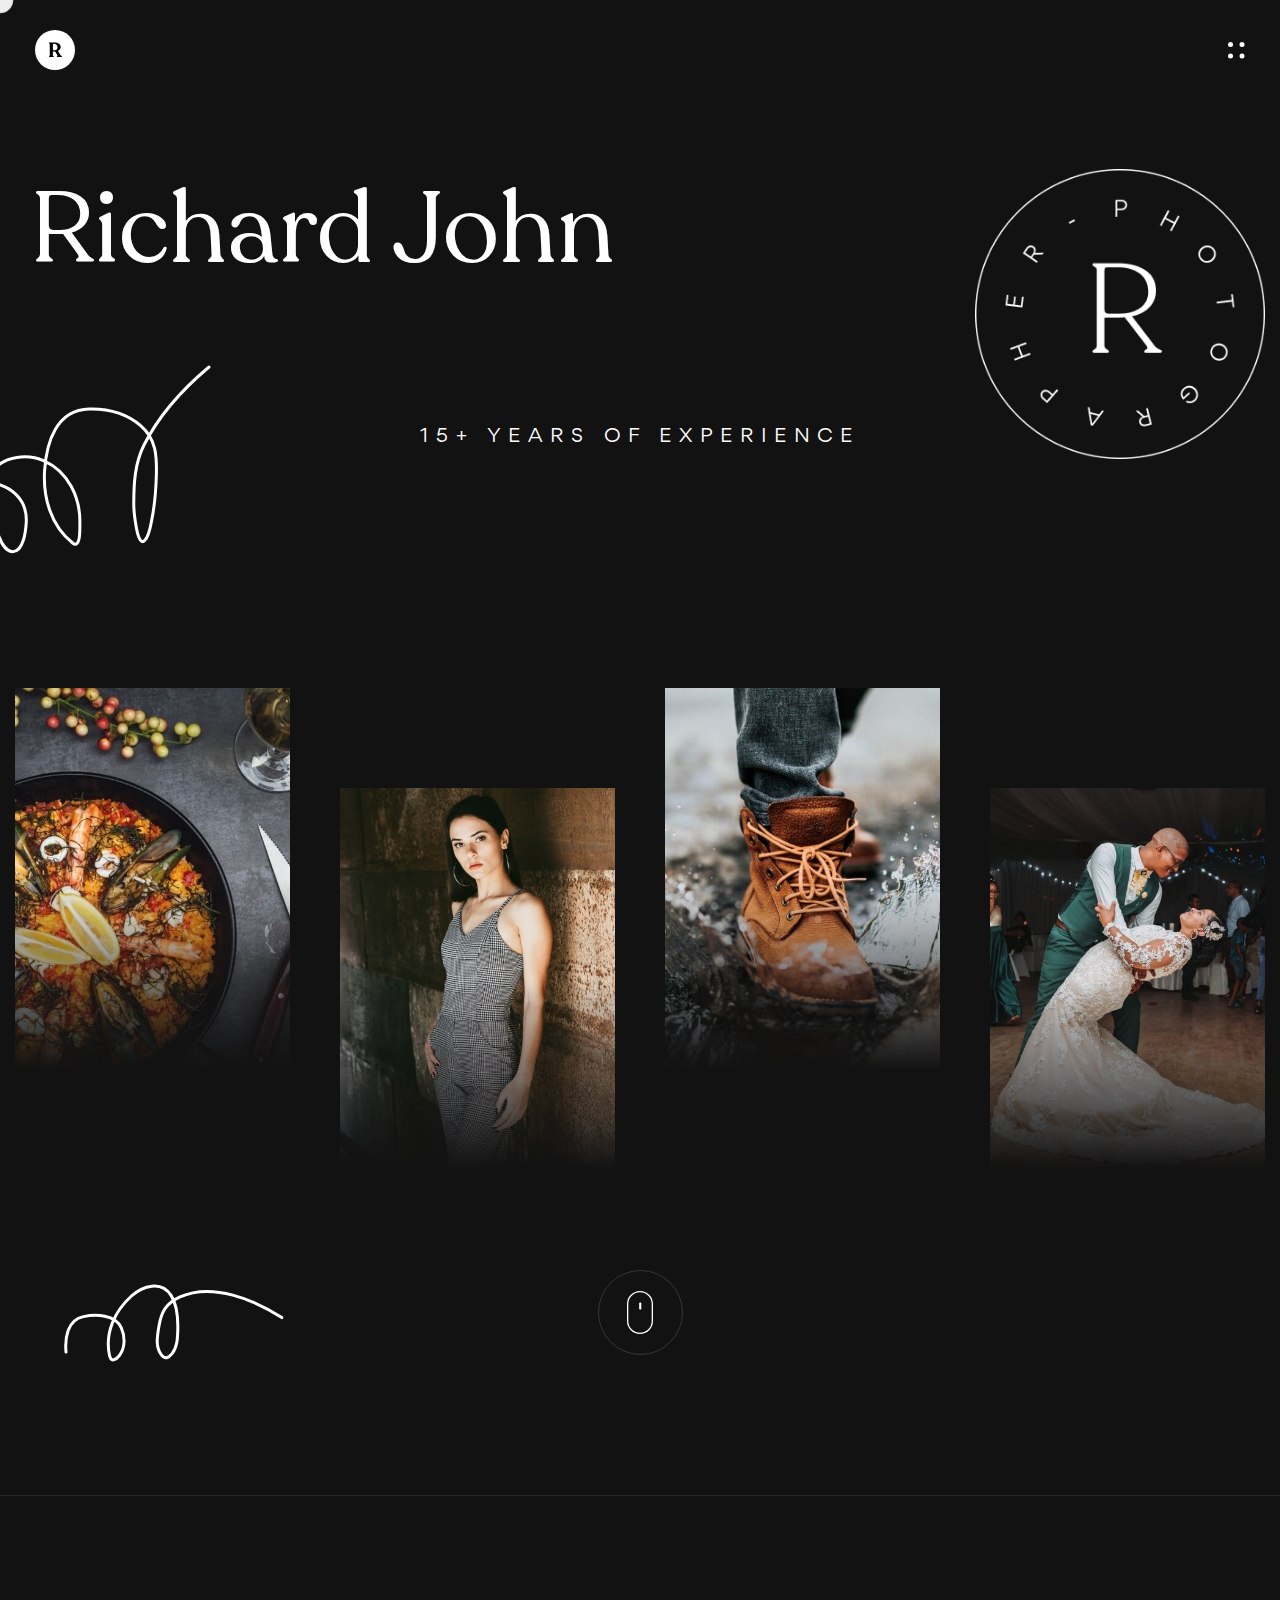
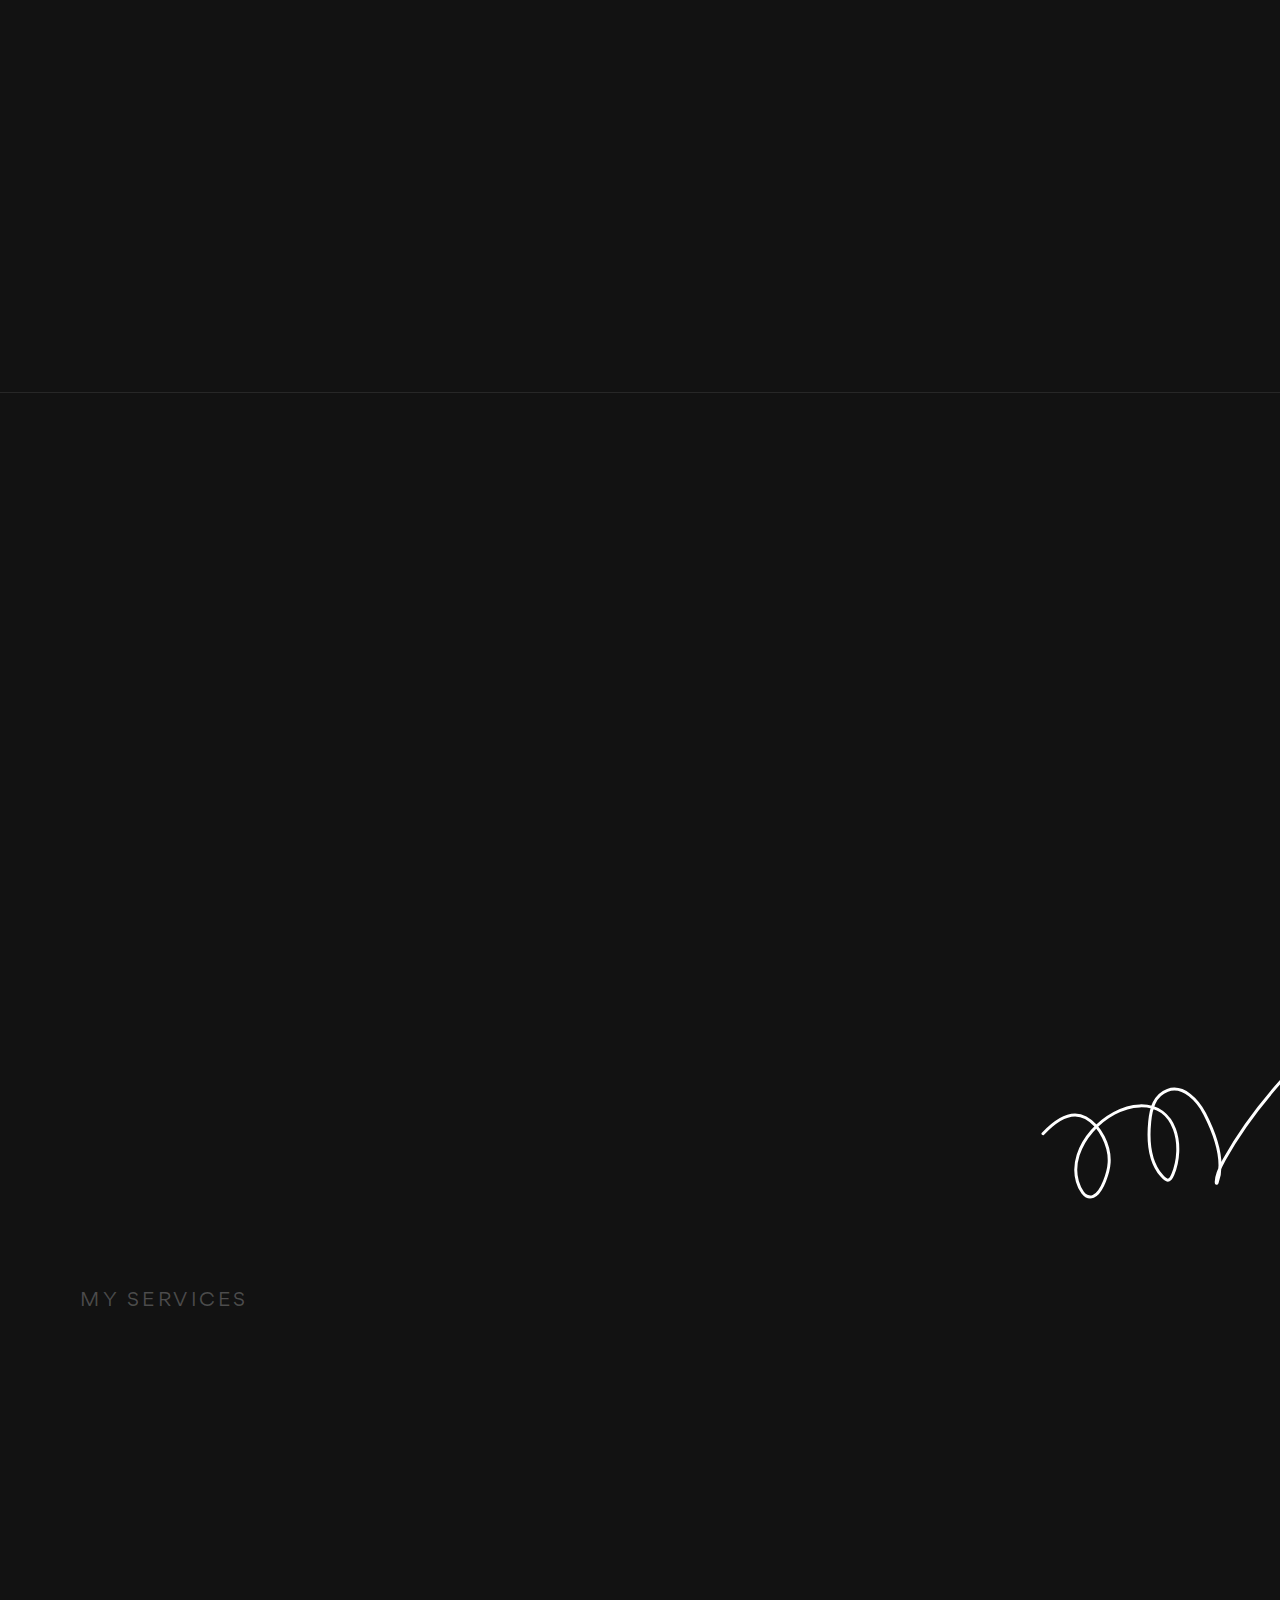
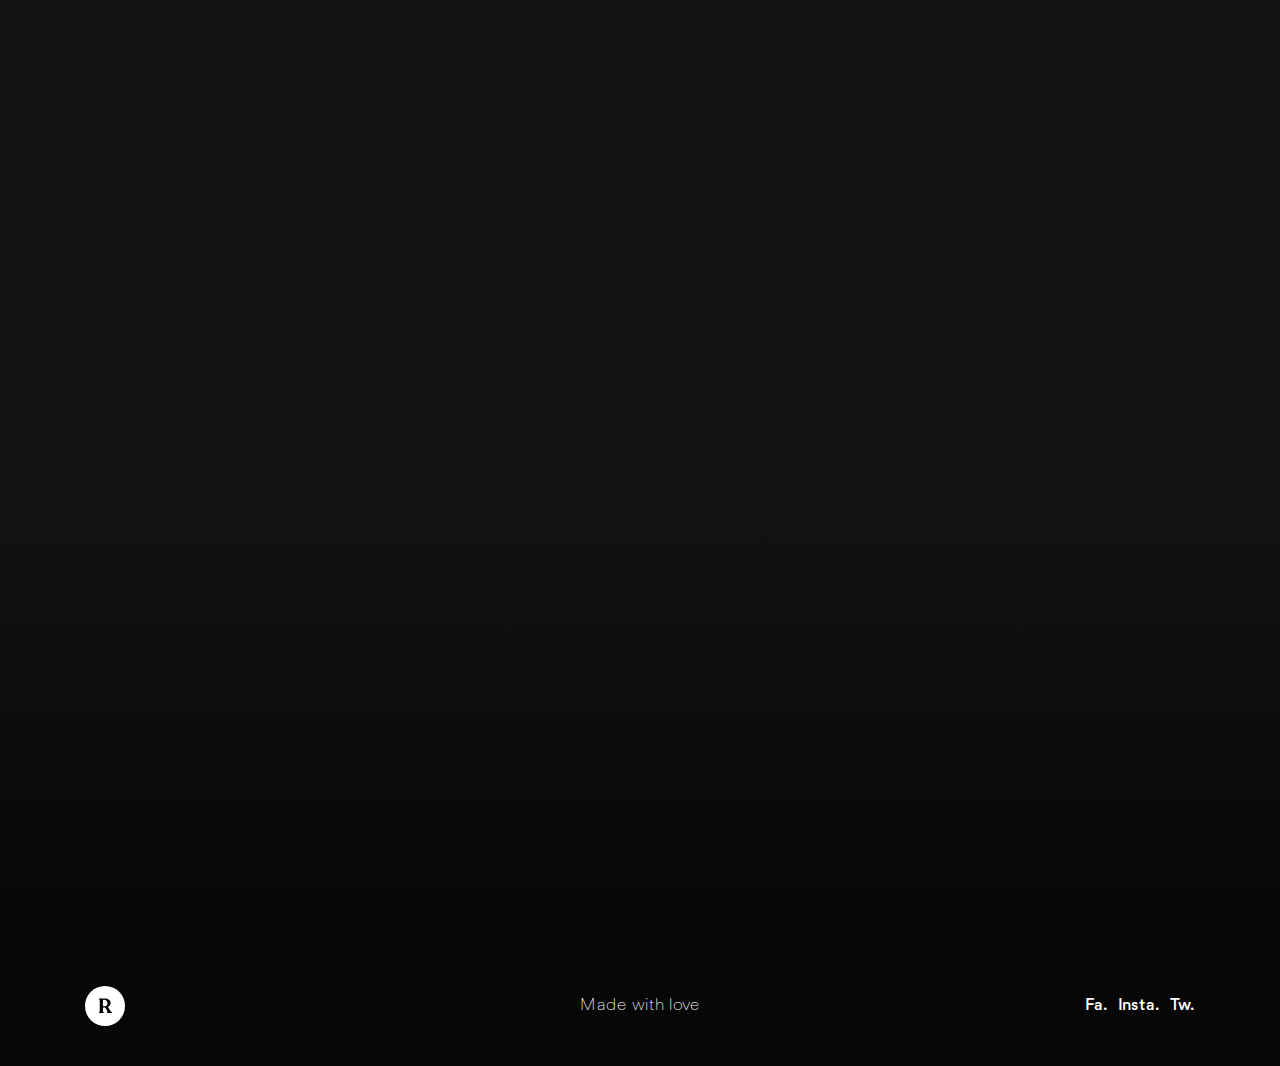
<file: templates/Photographer-portfolio/index.html>
<!DOCTYPE html>
<html lang="en">

<head>
  <meta charset="UTF-8">
  <meta http-equiv="X-UA-Compatible" content="IE=edge">
  <meta name="viewport" content="width=device-width, initial-scale=1.0">

  <!-- 
    - primary meta tags
  -->
  <title>Richard John</title>
  <meta name="title" content="Richard john">
  <meta name="description" content="This is a photographer portfolio html template, made by codewithsadee.">

  <!-- 
    - favicon
  -->
  <link rel="shortcut icon" href="./favicon.svg" type="image/svg+xml">

  <!-- 
    - custom css link
  -->
  <link rel="stylesheet" href="./assets/css/style.css">

  <!-- 
    - custom font link
  -->
  <link rel="stylesheet" href="./assets/font/font.css">

  <!-- 
    - preload images
  -->
  <link rel="preload" as="image" href="./assets/images/loading.svg">
  <link rel="preload" as="image" href="./assets/images/loading-circle.svg">

</head>

<body class="active" id="top">

  <!-- 
    -#PRELOADING
  -->

  <div class="loading" data-loading>
    <img src="./assets/images/loading.svg" width="55" height="55" alt="loading" class="img">
    <img src="./assets/images/loading-circle.svg" width="70" height="70" alt="" class="circle">
  </div>





  <!-- 
    - #HEADER
  -->

  <header class="header" data-header>
    <div class="container">

      <a href="#" class="logo">
        <img src="./assets/images/logo.svg" width="40" height="40" alt="Richard home">
      </a>

      <button class="nav-open-btn" aria-label="open menu" data-nav-toggler>
        <img src="./assets/images/menu.svg" width="17" height="17" alt="menu icon">
      </button>

      <nav class="navbar" data-navbar>

        <div class="navbar-top">
          <a href="#" class="logo">
            <img src="./assets/images/nav-logo.svg" width="140" height="40" alt="Richard home" class="img">
          </a>

          <button class="nav-close-btn" aria-label="close menu" data-nav-toggler>
            <span class="span one"></span>
            <span class="span two"></span>
          </button>
        </div>

        <ul class="navbar-list">

          <li class="navbar-item">
            <a href="#home" class="navbar-link" data-nav-link>Home</a>
          </li>

          <li class="navbar-item">
            <a href="#gallery" class="navbar-link" data-nav-link>Gallery</a>
          </li>

          <li class="navbar-item">
            <a href="#about" class="navbar-link" data-nav-link>About</a>
          </li>

          <li class="navbar-item">
            <a href="#services" class="navbar-link" data-nav-link>Services</a>
          </li>

          <li class="navbar-item">
            <a href="#portfolio" class="navbar-link" data-nav-link>Portfolio</a>
          </li>

          <li class="navbar-item">
            <a href="#contact" class="navbar-link" data-nav-link>Contact us</a>
          </li>

        </ul>

        <button class="login-btn">
          <img src="./assets/images/user.svg" width="21" height="21" alt="user icon">

          <span class="span">Login</span>
        </button>

        <p class="navbar-title">My Address</p>

        <address class="navbar-text">
          3287 Indiana Avenue, Waialua, Hawaii
        </address>

        <p class="navbar-text">
          Urgent issue? call us at
          <a href="tel:8085613846" class="contact-link">808-561-3846</a>
        </p>

      </nav>

      <div class="overlay" data-nav-toggler data-overlay></div>

    </div>
  </header>





  <main>
    <article>

      <!-- 
        - #HERO
      -->

      <section class="section hero" id="home" aria-label="home">
        <div class="container">

          <img src="./assets/images/hero-banner.png" width="322" height="322" alt="" class="hero-banner">

          <div class="hero-content">

            <h1 class="h1 hero-title">Richard John</h1>

            <div class="wrapper h2">
              <strong class="strong" data-letter-effect>Photographer</strong>
              <strong class="strong" data-letter-effect>Shutterbug</strong>
              <strong class="strong" data-letter-effect>Cameraman</strong>
              <strong class="strong" data-letter-effect>Pacific Portraits</strong>
            </div>

            <p class="hero-text">15+ Years Of Experience</p>

          </div>

        </div>

        <img src="./assets/images/hero-shape.svg" width="211" height="189" alt="" class="shape">

      </section>





      <!-- 
        - #GALLERY
      -->

      <section class="section gallery" id="gallery">
        <div class="container">

          <ul class="gallery-list">

            <li class="gallery-item" data-reveal>

              <div class="gallery-card">

                <figure class="card-banner img-holder has-before" style="--width: 450; --height: 625;">
                  <img src="./assets/images/gallery-1.jpg" width="450" height="625" loading="lazy" alt="The Drunken"
                    class="img-cover">
                </figure>

                <div class="card-content">
                  <h3 class="h6">
                    <a href="#" class="card-title">The Drunken</a>
                  </h3>

                  <span class="card-tag">Food, Event</span>
                </div>

                <a href="#" class="btn-icon">
                  <img src="./assets/images/arrow-forward.svg" width="43" height="20" loading="lazy"
                    alt="arrow-forward icon">
                </a>

              </div>

              <div class="gallery-card">

                <figure class="card-banner img-holder has-before" style="--width: 450; --height: 625;">
                  <img src="./assets/images/gallery-2.jpg" width="450" height="625" loading="lazy"
                    alt="Lettuce Entertain" class="img-cover">
                </figure>

                <div class="card-content">
                  <h3 class="h6">
                    <a href="#" class="card-title">Lettuce Entertain</a>
                  </h3>

                  <span class="card-tag">Landscape</span>
                </div>

                <a href="#" class="btn-icon">
                  <img src="./assets/images/arrow-forward.svg" width="43" height="20" loading="lazy"
                    alt="arrow-forward icon">
                </a>

              </div>

            </li>

            <li class="gallery-item" data-reveal>

              <div class="gallery-card">

                <figure class="card-banner img-holder has-before" style="--width: 450; --height: 625;">
                  <img src="./assets/images/gallery-3.jpg" width="450" height="625" loading="lazy" alt="Leaping Lizard"
                    class="img-cover">
                </figure>

                <div class="card-content">
                  <h3 class="h6">
                    <a href="#" class="card-title">Leaping Lizard</a>
                  </h3>

                  <span class="card-tag">Model, Fashion</span>
                </div>

                <a href="#" class="btn-icon">
                  <img src="./assets/images/arrow-forward.svg" width="43" height="20" loading="lazy"
                    alt="arrow-forward icon">
                </a>

              </div>

              <div class="gallery-card">

                <figure class="card-banner img-holder has-before" style="--width: 450; --height: 625;">
                  <img src="./assets/images/gallery-4.jpg" width="450" height="625" loading="lazy" alt="Juan More Taco"
                    class="img-cover">
                </figure>

                <div class="card-content">
                  <h3 class="h6">
                    <a href="#" class="card-title">Juan More Taco</a>
                  </h3>

                  <span class="card-tag">Architecture, Event</span>
                </div>

                <a href="#" class="btn-icon">
                  <img src="./assets/images/arrow-forward.svg" width="43" height="20" loading="lazy"
                    alt="arrow-forward icon">
                </a>

              </div>

            </li>

            <li class="gallery-item" data-reveal>

              <div class="gallery-card">

                <figure class="card-banner img-holder has-before" style="--width: 450; --height: 625;">
                  <img src="./assets/images/gallery-5.jpg" width="450" height="625" loading="lazy" alt="Goldilox Bagels"
                    class="img-cover">
                </figure>

                <div class="card-content">
                  <h3 class="h6">
                    <a href="#" class="card-title">Goldilox Bagels</a>
                  </h3>

                  <span class="card-tag">People, Film</span>
                </div>

                <a href="#" class="btn-icon">
                  <img src="./assets/images/arrow-forward.svg" width="43" height="20" loading="lazy"
                    alt="arrow-forward icon">
                </a>

              </div>

              <div class="gallery-card">

                <figure class="card-banner img-holder has-before" style="--width: 450; --height: 625;">
                  <img src="./assets/images/gallery-6.jpg" width="450" height="625" loading="lazy" alt="Cookie Monstah"
                    class="img-cover">
                </figure>

                <div class="card-content">
                  <h3 class="h6">
                    <a href="#" class="card-title">Cookie Monstah</a>
                  </h3>

                  <span class="card-tag">Wedding, Event</span>
                </div>

                <a href="#" class="btn-icon">
                  <img src="./assets/images/arrow-forward.svg" width="43" height="20" loading="lazy"
                    alt="arrow-forward icon">
                </a>

              </div>

            </li>

            <li class="gallery-item" data-reveal>

              <div class="gallery-card">

                <figure class="card-banner img-holder has-before" style="--width: 450; --height: 625;">
                  <img src="./assets/images/gallery-7.jpg" width="450" height="625" loading="lazy"
                    alt="Divine Pastabilities" class="img-cover">
                </figure>

                <div class="card-content">
                  <h3 class="h6">
                    <a href="#" class="card-title">Divine Pastabilities</a>
                  </h3>

                  <span class="card-tag">Wedding, Model</span>
                </div>

                <a href="#" class="btn-icon">
                  <img src="./assets/images/arrow-forward.svg" width="43" height="20" loading="lazy"
                    alt="arrow-forward icon">
                </a>

              </div>

              <div class="gallery-card">

                <figure class="card-banner img-holder has-before" style="--width: 450; --height: 625;">
                  <img src="./assets/images/gallery-8.jpg" width="450" height="625" loading="lazy"
                    alt="The Lockhart Bar" class="img-cover">
                </figure>

                <div class="card-content">
                  <h3 class="h6">
                    <a href="#" class="card-title">The Lockhart Bar</a>
                  </h3>

                  <span class="card-tag">Health & Wellnes</span>
                </div>

                <a href="#" class="btn-icon">
                  <img src="./assets/images/arrow-forward.svg" width="43" height="20" loading="lazy"
                    alt="arrow-forward icon">
                </a>

              </div>

            </li>

          </ul>

          <a href="#service" class="scroll-down">
            <img src="./assets/images/scroll-down.svg" width="40" height="66" loading="lazy" alt="mouse scroll">
          </a>

          <img src="./assets/images/gallery-shape.svg" width="220" height="78" loading="lazy" alt="" class="shape">

        </div>
      </section>





      <!-- 
        - #CATEGORY
      -->

      <section class="section category" aria-label="photography category">
        <div class="container">

          <ul class="category-list">

            <li class="category-item" data-reveal>
              <a href="#" class="category-card">

                <h3 class="h4 card-title">Landscape,</h3>

                <figure class="card-banner img-holder" style="--width: 600; --height: 690;">
                  <img src="./assets/images/category-1.jpg" width="600" height="690" loading="lazy" alt="Landscape"
                    class="img-cover">
                </figure>

              </a>
            </li>

            <li class="category-item" data-reveal>
              <a href="#" class="category-card">

                <h3 class="h4 card-title">Model,</h3>

                <figure class="card-banner img-holder" style="--width: 600; --height: 690;">
                  <img src="./assets/images/category-2.jpg" width="600" height="690" loading="lazy" alt="Model"
                    class="img-cover">
                </figure>

              </a>
            </li>

            <li class="category-item" data-reveal>
              <a href="#" class="category-card">

                <h3 class="h4 card-title">Street,</h3>

                <figure class="card-banner img-holder" style="--width: 600; --height: 690;">
                  <img src="./assets/images/category-3.jpg" width="600" height="690" loading="lazy" alt="Street"
                    class="img-cover">
                </figure>

              </a>
            </li>

            <li class="category-item" data-reveal>
              <a href="#" class="category-card">

                <h3 class="h4 card-title">Product,</h3>

                <figure class="card-banner img-holder" style="--width: 600; --height: 690;">
                  <img src="./assets/images/category-4.jpg" width="600" height="690" loading="lazy" alt="Product"
                    class="img-cover">
                </figure>

              </a>
            </li>

            <li class="category-item" data-reveal>
              <a href="#" class="category-card">

                <h3 class="h4 card-title">Fashion,</h3>

                <figure class="card-banner img-holder" style="--width: 600; --height: 690;">
                  <img src="./assets/images/category-2.jpg" width="600" height="690" loading="lazy" alt="Fashion"
                    class="img-cover">
                </figure>

              </a>
            </li>

            <li class="category-item" data-reveal>
              <a href="#" class="category-card">

                <h3 class="h4 card-title">Film,</h3>

                <figure class="card-banner img-holder" style="--width: 600; --height: 690;">
                  <img src="./assets/images/category-5.jpg" width="600" height="690" loading="lazy" alt="Film"
                    class="img-cover">
                </figure>

              </a>
            </li>

            <li class="category-item" data-reveal>
              <a href="#" class="category-card">

                <h3 class="h4 card-title">Architecture,</h3>

                <figure class="card-banner img-holder" style="--width: 600; --height: 690;">
                  <img src="./assets/images/category-6.jpg" width="600" height="690" loading="lazy" alt="Architecture"
                    class="img-cover">
                </figure>

              </a>
            </li>

            <li class="category-item" data-reveal>
              <a href="#" class="category-card">

                <h3 class="h4 card-title">Event,</h3>

                <figure class="card-banner img-holder" style="--width: 600; --height: 690;">
                  <img src="./assets/images/category-7.jpg" width="600" height="690" loading="lazy" alt="Event"
                    class="img-cover">
                </figure>

              </a>
            </li>

            <li class="category-item" data-reveal>
              <a href="#" class="category-card">

                <h3 class="h4 card-title">Wedding,</h3>

                <figure class="card-banner img-holder" style="--width: 600; --height: 690;">
                  <img src="./assets/images/category-8.jpg" width="600" height="690" loading="lazy" alt="Wedding"
                    class="img-cover">
                </figure>

              </a>
            </li>

            <li class="category-item" data-reveal>
              <a href="#" class="category-card">

                <h3 class="h4 card-title">People,</h3>

                <figure class="card-banner img-holder" style="--width: 600; --height: 690;">
                  <img src="./assets/images/category-9.jpg" width="600" height="690" loading="lazy" alt="People"
                    class="img-cover">
                </figure>

              </a>
            </li>

            <li class="category-item" data-reveal>
              <a href="#" class="category-card">

                <h3 class="h4 card-title">Event,</h3>

                <figure class="card-banner img-holder" style="--width: 600; --height: 690;">
                  <img src="./assets/images/category-7.jpg" width="600" height="690" loading="lazy" alt="Event"
                    class="img-cover">
                </figure>

              </a>
            </li>

            <li class="category-item" data-reveal>
              <a href="#" class="category-card">

                <h3 class="h4 card-title">Food,</h3>

                <figure class="card-banner img-holder" style="--width: 600; --height: 690;">
                  <img src="./assets/images/category-10.jpg" width="600" height="690" loading="lazy" alt="Food"
                    class="img-cover">
                </figure>

              </a>
            </li>

            <li class="category-item" data-reveal>
              <a href="#" class="category-card">

                <h3 class="h4 card-title">Health & Wellnes.</h3>

                <figure class="card-banner img-holder" style="--width: 600; --height: 690;">
                  <img src="./assets/images/category-11.jpg" width="600" height="690" loading="lazy"
                    alt="Health & Wellnes" class="img-cover">
                </figure>

              </a>
            </li>

          </ul>

        </div>
      </section>





      <!-- 
        - #ABOUT
      -->

      <section class="section about" id="about" aria-label="about me">
        <div class="container">

          <div class="about-content">

            <h2 class="h2 section-title" data-reveal="right">
              Hi. I’m <br>
              Richard John
            </h2>

            <div class="wrapper has-before" data-reveal="right">

              <p class="section-text">
                A passionate
                <em class="em">photograher</em>
                who are working in this field for
                <em class="em">last 10 years.</em>
                I’m ready to give you my best.
              </p>

              <img src="./assets/images/signature.png" width="151" height="92" loading="lazy" alt="signature"
                class="img">

            </div>

          </div>

          <figure class="about-banner" data-reveal="left">

            <div class="img-holder has-before" style="--width: 512; --height: 684;">
              <img src="./assets/images/about-banner.jpg" width="512" height="684" loading="lazy" alt="Riachard john"
                class="img-cover">
            </div>

            <img src="./assets/images/about-shape-1.png" width="178" height="178" loading="lazy" alt=""
              class="shape shape-1">

            <img src="./assets/images/about-shape-2.svg" width="659" height="653" loading="lazy" alt=""
              class="shape shape-2">

          </figure>

          <img src="./assets/images/about-shape-3.svg" width="239" height="232" loading="lazy" alt=""
            class="shape shape-3">

        </div>
      </section>





      <!-- 
        - #SERVICE
      -->

      <section class="section service" id="service" aria-labelledby="service-lable">

        <p class="section-subtitle container" id="service-lable">My Services</p>

        <ul class="service-list">

          <li data-reveal>
            <div class="service-card container">

              <img src="./assets/images/service-1.jpg" width="340" height="380" loading="lazy" alt="Wedding Photography"
                class="img">

              <div>
                <h3 class="h3 card-title">Wedding Photography</h3>

                <p class="card-subtitle">
                  Aut temporibus qui vero.
                </p>
              </div>

              <a href="#" class="btn-icon" aria-label="See more">
                <svg xmlns="http://www.w3.org/2000/svg" width="43" height="20" viewBox="0 0 43 20" fill="none">
                  <path d="M0 10H41" stroke="white" stroke-width="2" />
                  <path d="M33 1L41.9 10.2727L33 19" stroke="white" stroke-width="2" />
                </svg>
              </a>

            </div>
          </li>

          <li data-reveal>
            <div class="service-card container">

              <img src="./assets/images/service-2.jpg" width="340" height="380" loading="lazy" alt="Event Organiser"
                class="img">

              <div>
                <h3 class="h3 card-title">Event Organiser</h3>

                <p class="card-subtitle">
                  Nobis, magni modi ipsa culpa.
                </p>
              </div>

              <a href="#" class="btn-icon" aria-label="See more">
                <svg xmlns="http://www.w3.org/2000/svg" width="43" height="20" viewBox="0 0 43 20" fill="none">
                  <path d="M0 10H41" stroke="white" stroke-width="2" />
                  <path d="M33 1L41.9 10.2727L33 19" stroke="white" stroke-width="2" />
                </svg>
              </a>

            </div>
          </li>

          <li data-reveal>
            <div class="service-card container">

              <img src="./assets/images/service-3.jpg" width="340" height="380" loading="lazy" alt="Product Marketing"
                class="img">

              <div>
                <h3 class="h3 card-title">Product Marketing</h3>

                <p class="card-subtitle">
                  Tenetur porro repellendus!
                </p>
              </div>

              <a href="#" class="btn-icon" aria-label="See more">
                <svg xmlns="http://www.w3.org/2000/svg" width="43" height="20" viewBox="0 0 43 20" fill="none">
                  <path d="M0 10H41" stroke="white" stroke-width="2" />
                  <path d="M33 1L41.9 10.2727L33 19" stroke="white" stroke-width="2" />
                </svg>
              </a>

            </div>
          </li>

          <li data-reveal>
            <div class="service-card container">

              <img src="./assets/images/service-4.jpg" width="340" height="380" loading="lazy" alt="Videography"
                class="img">

              <div>
                <h3 class="h3 card-title">Videography</h3>

                <p class="card-subtitle">
                  Amet consectetur adipisicing elit
                </p>
              </div>

              <a href="#" class="btn-icon" aria-label="See more">
                <svg xmlns="http://www.w3.org/2000/svg" width="43" height="20" viewBox="0 0 43 20" fill="none">
                  <path d="M0 10H41" stroke="white" stroke-width="2" />
                  <path d="M33 1L41.9 10.2727L33 19" stroke="white" stroke-width="2" />
                </svg>
              </a>

            </div>
          </li>

        </ul>

      </section>





      <!-- 
        - #PORTFOLIO
      -->

      <section class="section portfolio" id="portfolio" aria-labelledby="portfolio-label">
        <div class="container">

          <div class="portfolio-list">

            <div class="wrapper">

              <h2 class="h2 section-title" id="portfolio-label" data-reveal>My Recent Work.</h2>

              <div class="portfolio-card" data-reveal>

                <figure class="card-banner img-holder has-before" style="--width: 700; --height: 605;">
                  <img src="./assets/images/portfolio-1.jpg" width="700" height="605" loading="lazy" alt="Shoe Promo"
                    class="img-cover">
                </figure>

                <div class="card-content">
                  <h3 class="h4">
                    <a href="#" class="card-title">Shoe Promo</a>
                  </h3>

                  <p class="card-tag">Product</p>
                </div>

                <a href="#" class="btn-icon" aria-label="See more">
                  <svg xmlns="http://www.w3.org/2000/svg" width="43" height="20" viewBox="0 0 43 20" fill="none">
                    <path d="M0 10H41" stroke="black" stroke-width="2" />
                    <path d="M33 1L41.9 10.2727L33 19" stroke="black" stroke-width="2" />
                  </svg>
                </a>

              </div>

              <div class="portfolio-card" data-reveal>

                <figure class="card-banner img-holder has-before" style="--width: 700; --height: 1091;">
                  <img src="./assets/images/portfolio-2.jpg" width="700" height="1091" loading="lazy" alt="Wedding Shot"
                    class="img-cover">
                </figure>

                <div class="card-content">
                  <h3 class="h4">
                    <a href="#" class="card-title">Wedding Shot</a>
                  </h3>

                  <p class="card-tag">Wedding</p>
                </div>

                <a href="#" class="btn-icon" aria-label="See more">
                  <svg xmlns="http://www.w3.org/2000/svg" width="43" height="20" viewBox="0 0 43 20" fill="none">
                    <path d="M0 10H41" stroke="black" stroke-width="2" />
                    <path d="M33 1L41.9 10.2727L33 19" stroke="black" stroke-width="2" />
                  </svg>
                </a>

              </div>

            </div>

            <div class="wrapper">

              <div class="portfolio-card" data-reveal>

                <figure class="card-banner img-holder has-before" style="--width: 700; --height: 1000;">
                  <img src="./assets/images/portfolio-3.jpg" width="700" height="1000" loading="lazy" alt="Fashion Show"
                    class="img-cover">
                </figure>

                <div class="card-content">
                  <h3 class="h4">
                    <a href="#" class="card-title">Fashion Show</a>
                  </h3>

                  <p class="card-tag">Fashion, Model</p>
                </div>

                <a href="#" class="btn-icon" aria-label="See more">
                  <svg xmlns="http://www.w3.org/2000/svg" width="43" height="20" viewBox="0 0 43 20" fill="none">
                    <path d="M0 10H41" stroke="black" stroke-width="2" />
                    <path d="M33 1L41.9 10.2727L33 19" stroke="black" stroke-width="2" />
                  </svg>
                </a>

              </div>

              <div class="portfolio-card" data-reveal>

                <figure class="card-banner img-holder has-before" style="--width: 700; --height: 850;">
                  <img src="./assets/images/portfolio-4.jpg" width="700" height="850" loading="lazy" alt="Jumbo Barger"
                    class="img-cover">
                </figure>

                <div class="card-content">
                  <h3 class="h4">
                    <a href="#" class="card-title">Jumbo Barger</a>
                  </h3>

                  <p class="card-tag">Food</p>
                </div>

                <a href="#" class="btn-icon" aria-label="See more">
                  <svg xmlns="http://www.w3.org/2000/svg" width="43" height="20" viewBox="0 0 43 20" fill="none">
                    <path d="M0 10H41" stroke="black" stroke-width="2" />
                    <path d="M33 1L41.9 10.2727L33 19" stroke="black" stroke-width="2" />
                  </svg>
                </a>

              </div>

            </div>

          </div>

          <img src="./assets/images/portfolio-shape.svg" width="286" height="232" loading="lazy" alt="" class="shape">

        </div>
      </section>

    </article>
  </main>





  <!-- 
    - #FOOTER
  -->

  <footer class="footer">

    <div class="footer-top section" id="contact">
      <div class="container">

        <p class="section-subtitle" data-reveal>Contact Us</p>

        <h2 class="h2 section-title" data-reveal>
          Work inquiry, Job oportunities? Send Message.
        </h2>

        <a href="#" class="btn-icon" data-reveal>
          <img src="./assets/images/arrow-forward.svg" width="43" height="20" loading="lazy" alt="arrow-forward icon">
        </a>

        <img src="./assets/images/footer-1.jpg" width="159" height="176" loading="lazy" alt="photography"
          class="abs-img abs-img-1" data-reveal>

        <img src="./assets/images/footer-2.jpg" width="265" height="275" loading="lazy" alt="photography"
          class="abs-img abs-img-2" data-reveal>

        <img src="./assets/images/footer-3.jpg" width="303" height="272" loading="lazy" alt="photography"
          class="abs-img abs-img-3" data-reveal>

        <img src="./assets/images/footer-4.jpg" width="175" height="175" loading="lazy" alt="photography"
          class="abs-img abs-img-4" data-reveal>

        <img src="./assets/images/footer-shape.svg" width="185" height="134" loading="lazy" alt="" class="shape">

      </div>
    </div>

    <div class="footer-bottom">
      <div class="container">

        <a href="#" class="logo">
          <img src="./assets/images/logo.svg" width="40" height="40" loading="lazy" alt="Richard home">
        </a>

        <ul class="social-list">

          <li>
            <a href="#" class="social-link">Fa.</a>
          </li>

          <li>
            <a href="#" class="social-link">Insta.</a>
          </li>

          <li>
            <a href="#" class="social-link">Tw.</a>
          </li>

        </ul>

        <p class="copyright">Made with love</p>

      </div>
    </div>

    <div class="footer-bg has-before">
      <img src="./assets/images/footer-bg.jpg" width="1920" height="1135" loading="lazy" alt="photography"
        class="img-cover">
    </div>

  </footer>





  <!-- 
    - #BACK TO TOP
  -->

  <a href="#top" class="back-top-btn" aria-label="back to top" data-back-top-btn>0%</a>





  <!-- 
    - #CUSTOM CURSOR
  -->

  <div class="cursor" data-cursor></div>





  <!-- 
    - custom js link
  -->
  <script src="./assets/js/script.js"></script>

</body>

</html>
</file>
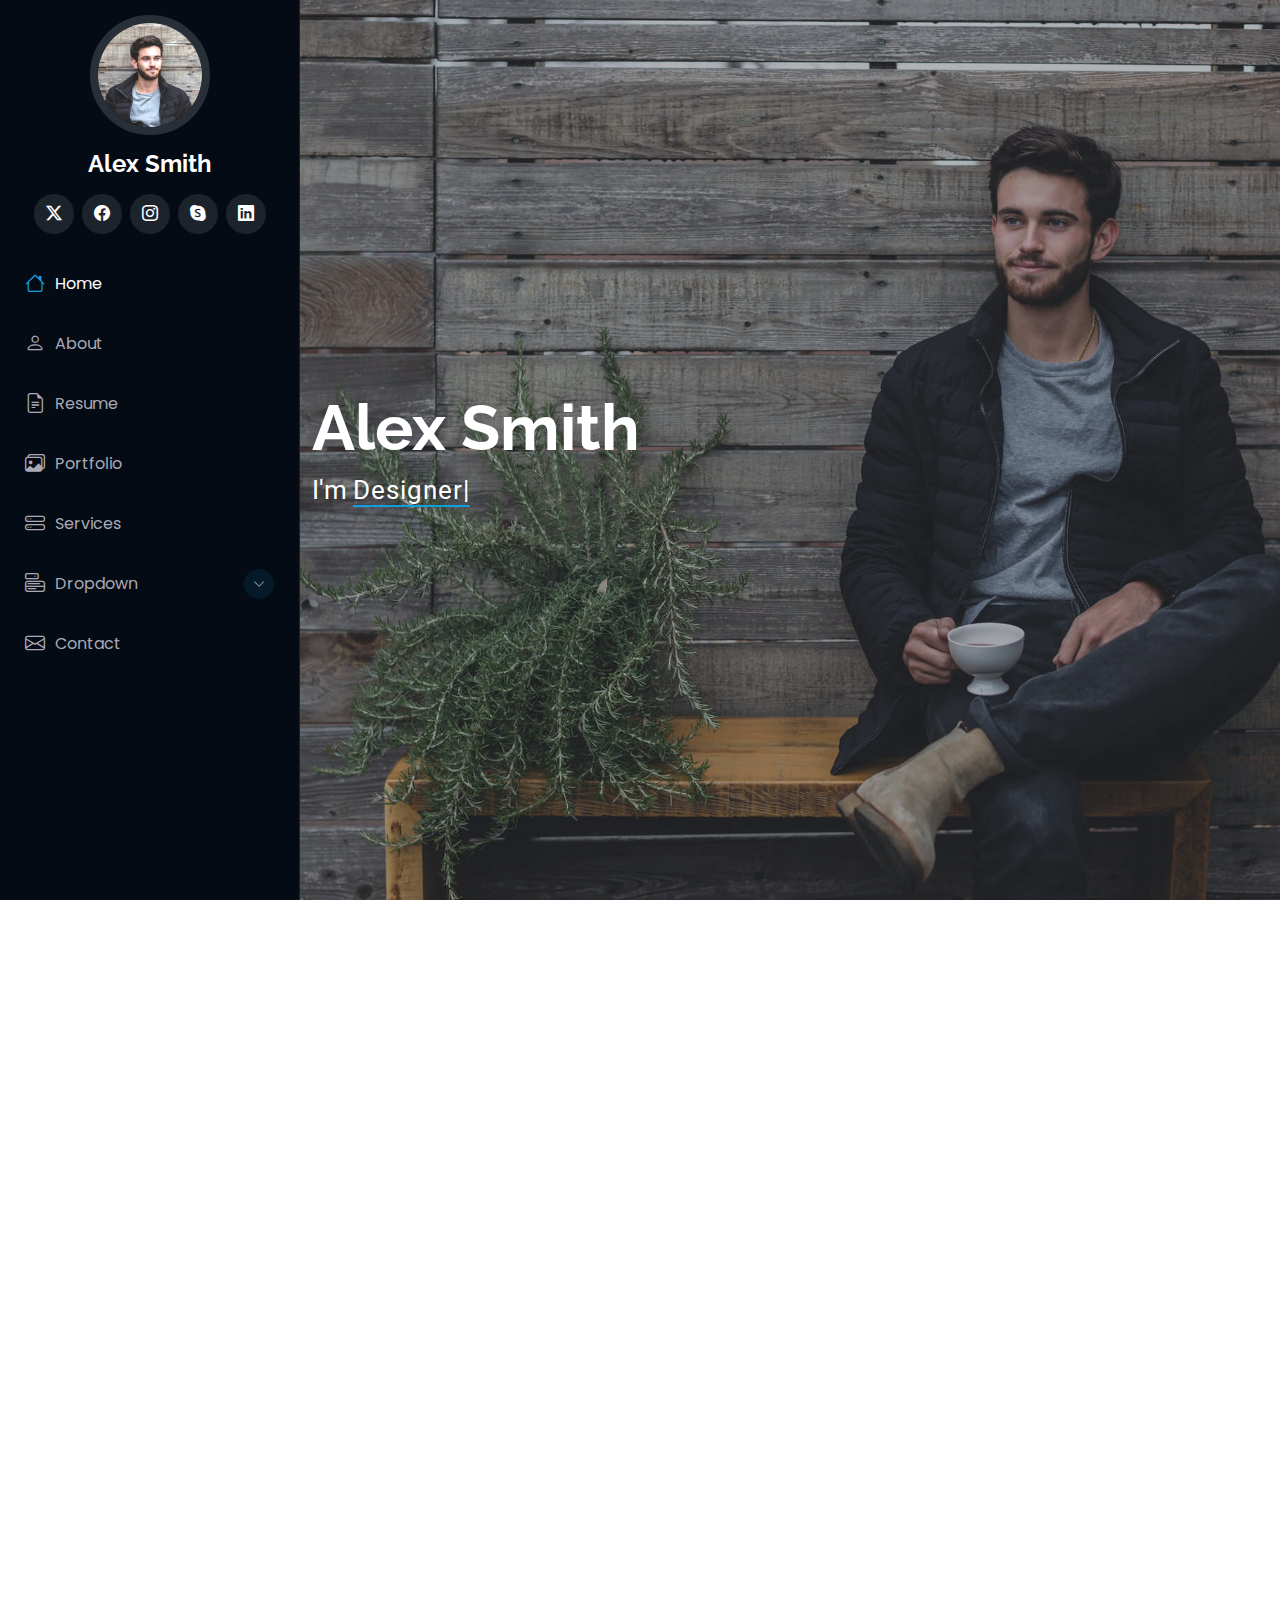
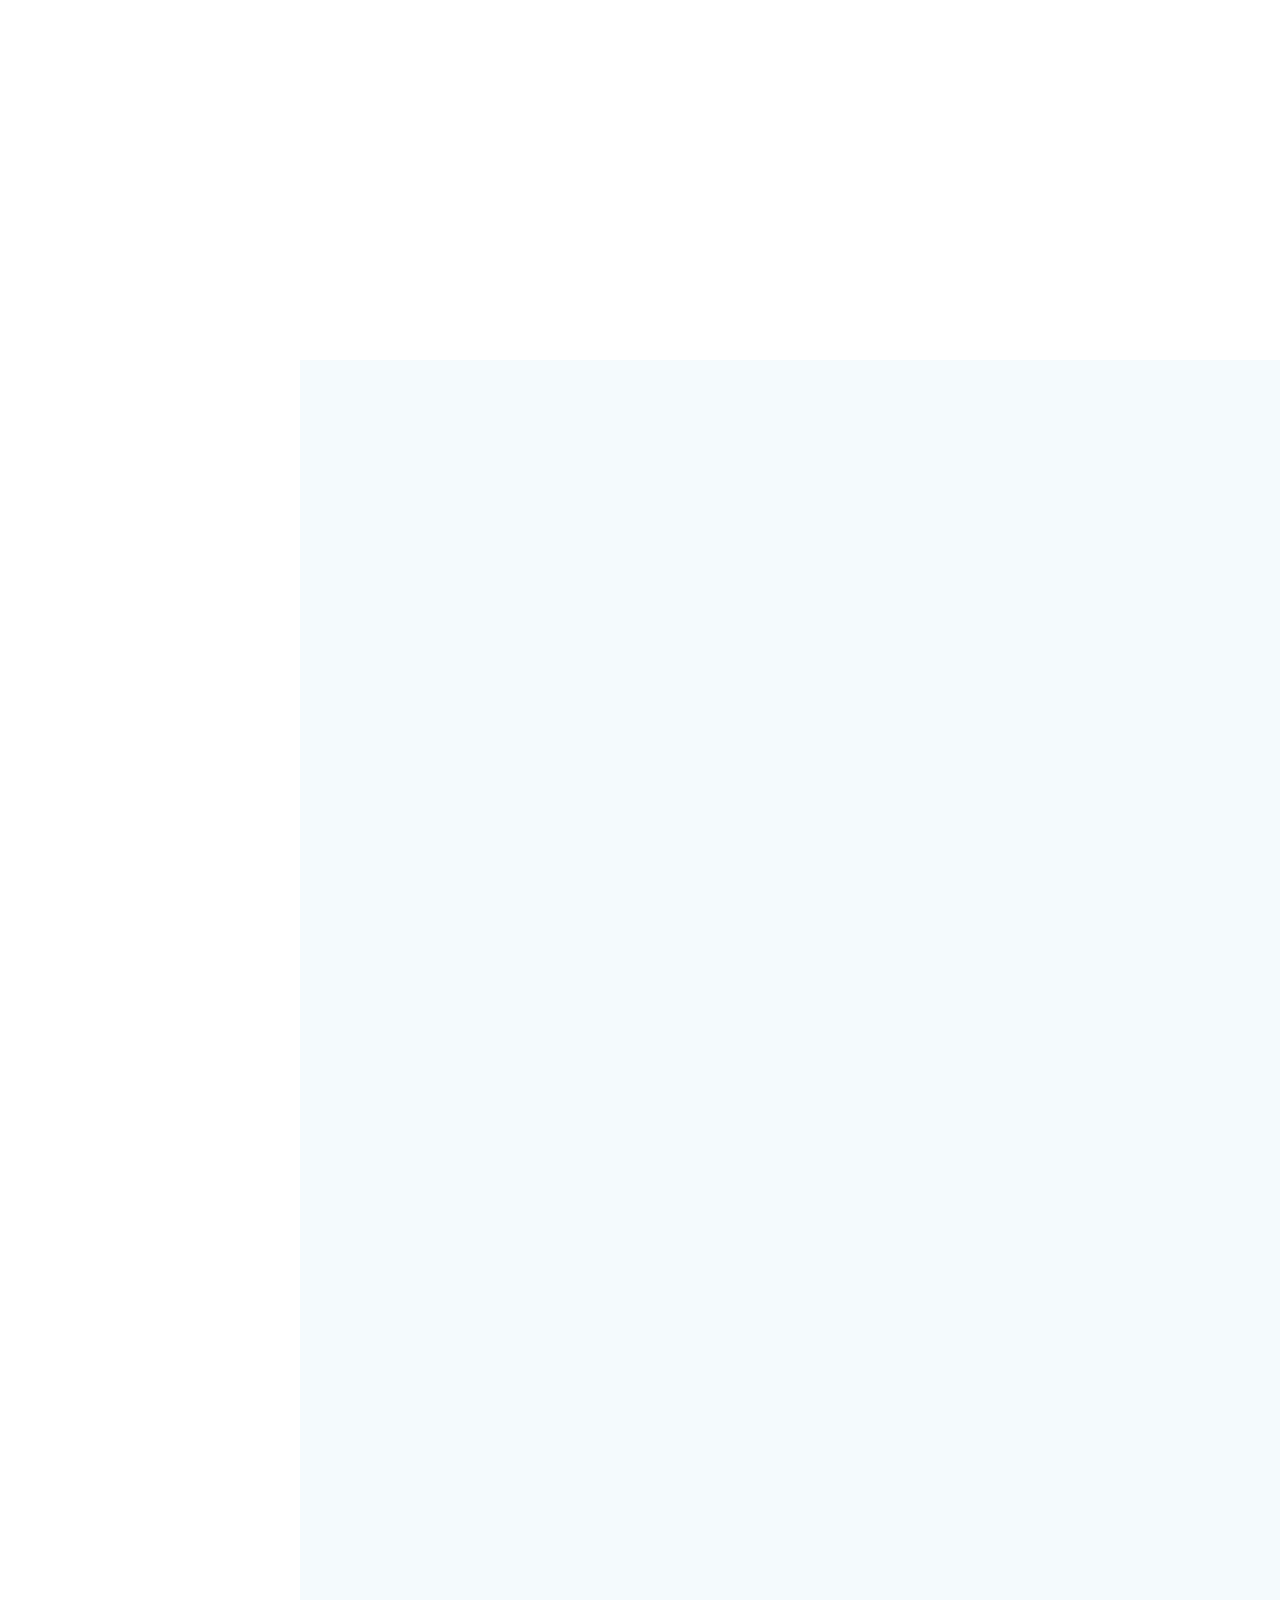
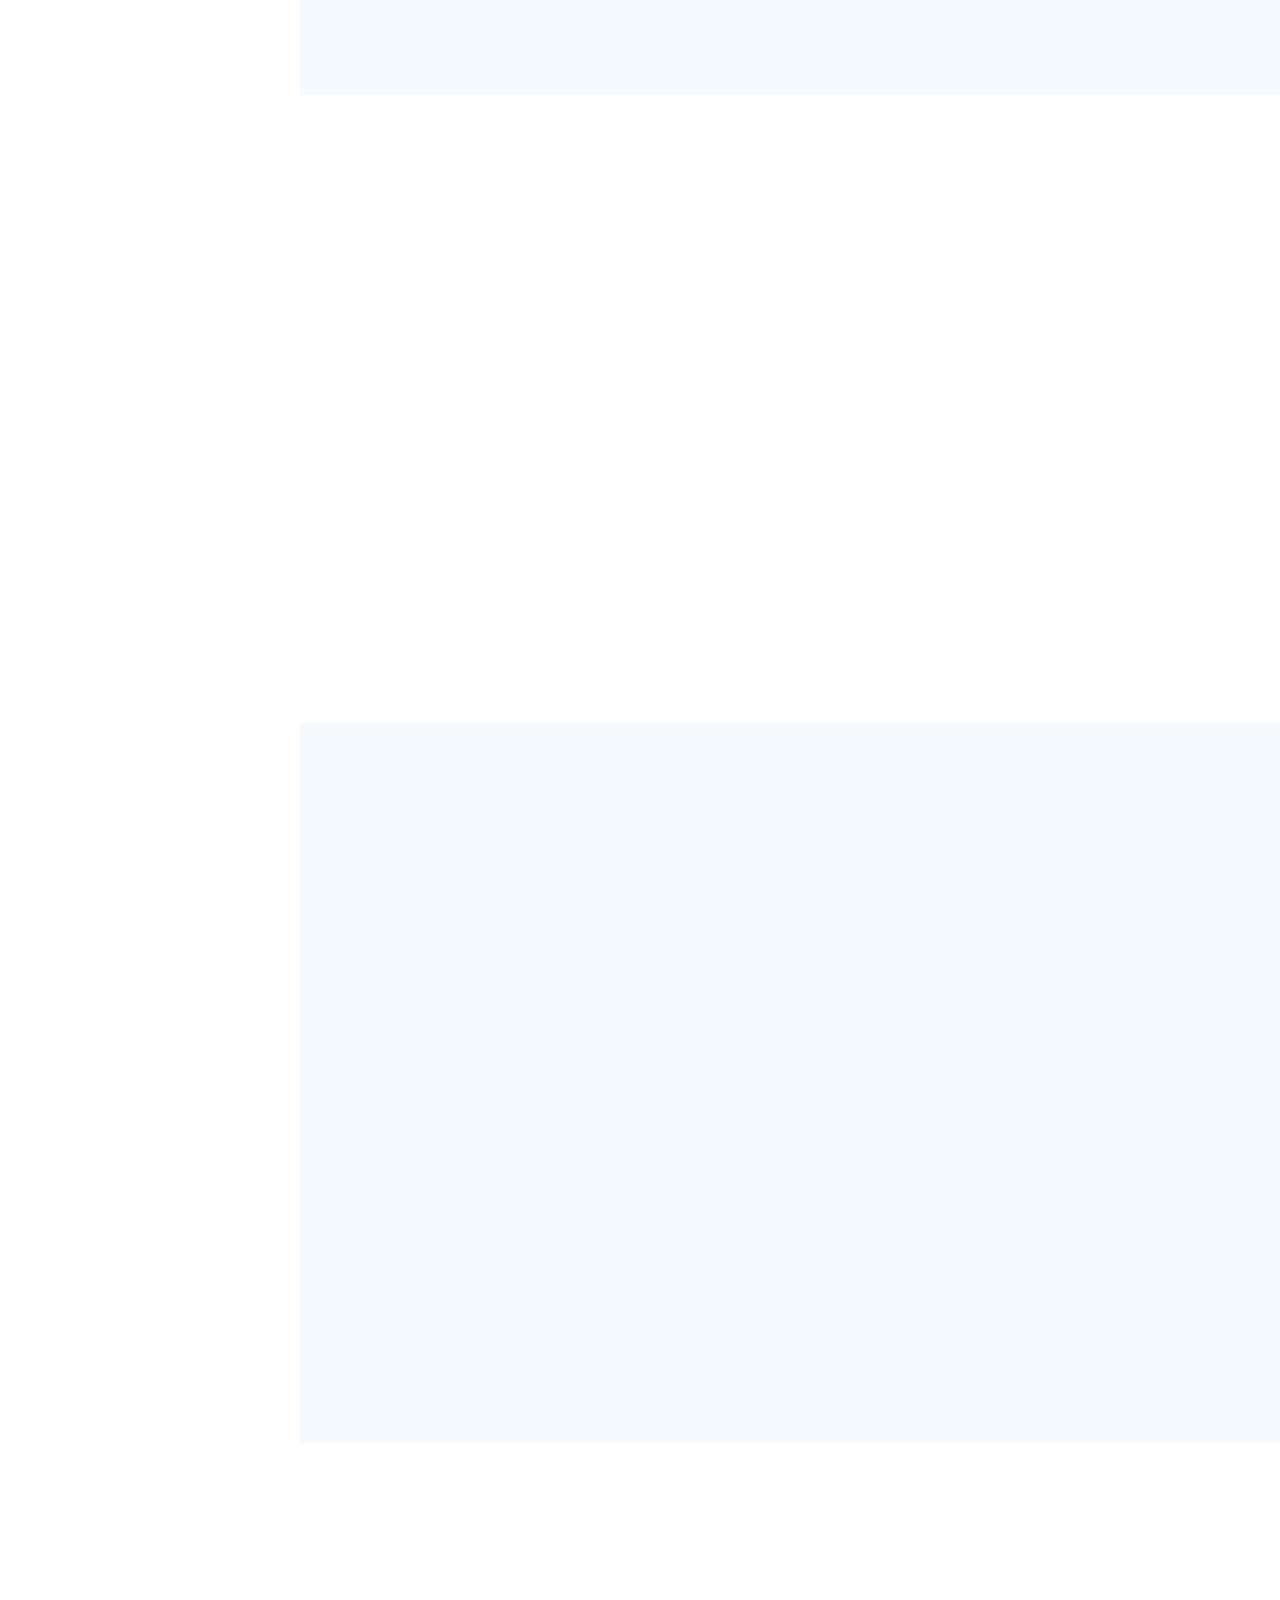
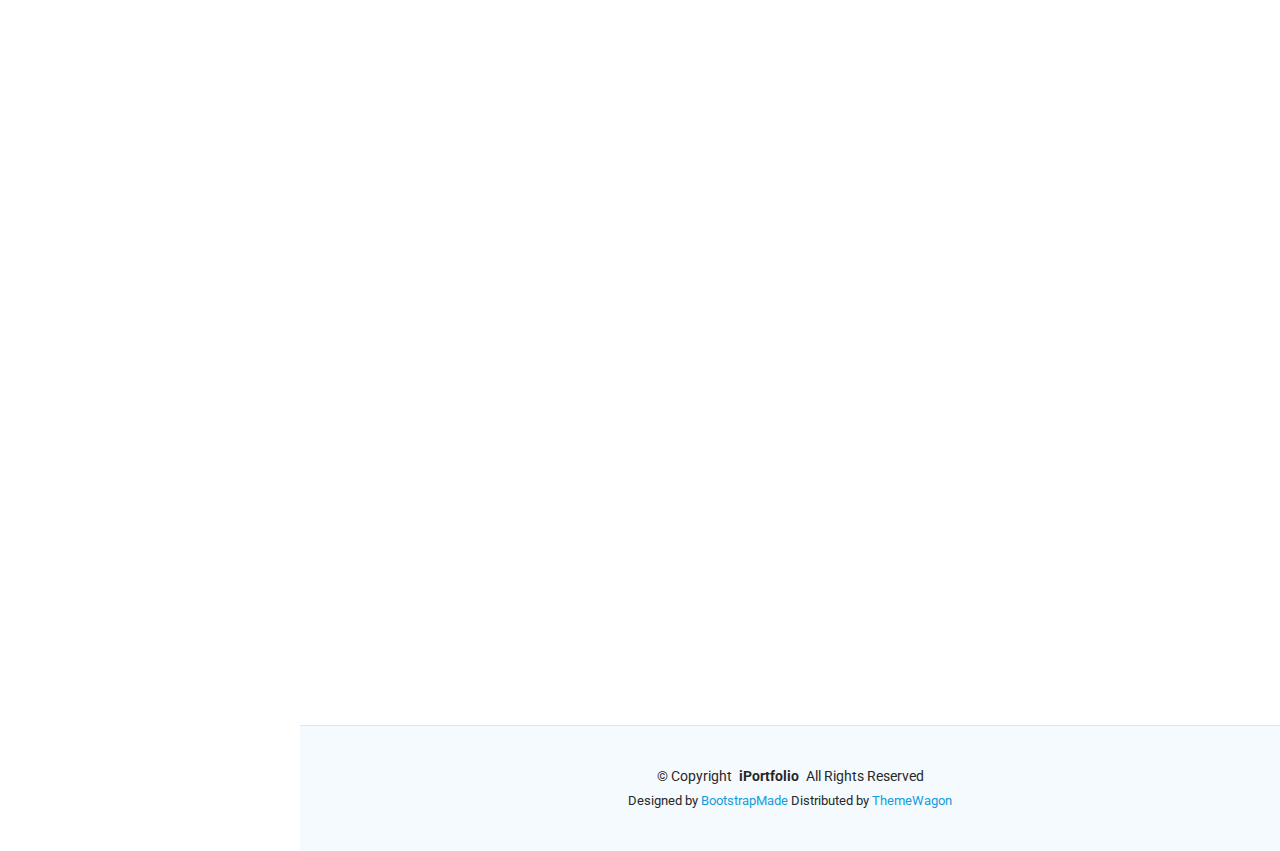
<file: templates/DevDash/iPortfolio-1.0.0/index.html>
<!DOCTYPE html>
<html lang="en">

<head>
  <meta charset="utf-8">
  <meta content="width=device-width, initial-scale=1.0" name="viewport">
  <title>Index - iPortfolio Bootstrap Template</title>
  <meta content="" name="description">
  <meta content="" name="keywords">

  <!-- Favicons -->
  <link href="assets/img/favicon.png" rel="icon">
  <link href="assets/img/apple-touch-icon.png" rel="apple-touch-icon">

  <!-- Fonts -->
  <link href="https://fonts.googleapis.com" rel="preconnect">
  <link href="https://fonts.gstatic.com" rel="preconnect" crossorigin>
  <link href="https://fonts.googleapis.com/css2?family=Roboto:ital,wght@0,100;0,300;0,400;0,500;0,700;0,900;1,100;1,300;1,400;1,500;1,700;1,900&family=Poppins:ital,wght@0,100;0,200;0,300;0,400;0,500;0,600;0,700;0,800;0,900;1,100;1,200;1,300;1,400;1,500;1,600;1,700;1,800;1,900&family=Raleway:ital,wght@0,100;0,200;0,300;0,400;0,500;0,600;0,700;0,800;0,900;1,100;1,200;1,300;1,400;1,500;1,600;1,700;1,800;1,900&display=swap" rel="stylesheet">

  <!-- Vendor CSS Files -->
  <link href="assets/vendor/bootstrap/css/bootstrap.min.css" rel="stylesheet">
  <link href="assets/vendor/bootstrap-icons/bootstrap-icons.css" rel="stylesheet">
  <link href="assets/vendor/aos/aos.css" rel="stylesheet">
  <link href="assets/vendor/glightbox/css/glightbox.min.css" rel="stylesheet">
  <link href="assets/vendor/swiper/swiper-bundle.min.css" rel="stylesheet">

  <!-- Main CSS File -->
  <link href="assets/css/main.css" rel="stylesheet">

  <!-- =======================================================
  * Template Name: iPortfolio
  * Template URL: https://bootstrapmade.com/iportfolio-bootstrap-portfolio-websites-template/
  * Updated: Jun 29 2024 with Bootstrap v5.3.3
  * Author: BootstrapMade.com
  * License: https://bootstrapmade.com/license/
  ======================================================== -->
</head>

<body class="index-page">

  <header id="header" class="header dark-background d-flex flex-column">
    <i class="header-toggle d-xl-none bi bi-list"></i>

    <div class="profile-img">
      <img src="assets/img/my-profile-img.jpg" alt="" class="img-fluid rounded-circle">
    </div>

    <a href="index.html" class="logo d-flex align-items-center justify-content-center">
      <!-- Uncomment the line below if you also wish to use an image logo -->
      <!-- <img src="assets/img/logo.png" alt=""> -->
      <h1 class="sitename">Alex Smith</h1>
    </a>

    <div class="social-links text-center">
      <a href="#" class="twitter"><i class="bi bi-twitter-x"></i></a>
      <a href="#" class="facebook"><i class="bi bi-facebook"></i></a>
      <a href="#" class="instagram"><i class="bi bi-instagram"></i></a>
      <a href="#" class="google-plus"><i class="bi bi-skype"></i></a>
      <a href="#" class="linkedin"><i class="bi bi-linkedin"></i></a>
    </div>

    <nav id="navmenu" class="navmenu">
      <ul>
        <li><a href="#hero" class="active"><i class="bi bi-house navicon"></i>Home</a></li>
        <li><a href="#about"><i class="bi bi-person navicon"></i> About</a></li>
        <li><a href="#resume"><i class="bi bi-file-earmark-text navicon"></i> Resume</a></li>
        <li><a href="#portfolio"><i class="bi bi-images navicon"></i> Portfolio</a></li>
        <li><a href="#services"><i class="bi bi-hdd-stack navicon"></i> Services</a></li>
        <li class="dropdown"><a href="#"><i class="bi bi-menu-button navicon"></i> <span>Dropdown</span> <i class="bi bi-chevron-down toggle-dropdown"></i></a>
          <ul>
            <li><a href="#">Dropdown 1</a></li>
            <li class="dropdown"><a href="#"><span>Deep Dropdown</span> <i class="bi bi-chevron-down toggle-dropdown"></i></a>
              <ul>
                <li><a href="#">Deep Dropdown 1</a></li>
                <li><a href="#">Deep Dropdown 2</a></li>
                <li><a href="#">Deep Dropdown 3</a></li>
                <li><a href="#">Deep Dropdown 4</a></li>
                <li><a href="#">Deep Dropdown 5</a></li>
              </ul>
            </li>
            <li><a href="#">Dropdown 2</a></li>
            <li><a href="#">Dropdown 3</a></li>
            <li><a href="#">Dropdown 4</a></li>
          </ul>
        </li>
        <li><a href="#contact"><i class="bi bi-envelope navicon"></i> Contact</a></li>
      </ul>
    </nav>

  </header>

  <main class="main">

    <!-- Hero Section -->
    <section id="hero" class="hero section dark-background">

      <img src="assets/img/hero-bg.jpg" alt="" data-aos="fade-in" class="">

      <div class="container" data-aos="fade-up" data-aos-delay="100">
        <h2>Alex Smith</h2>
        <p>I'm <span class="typed" data-typed-items="Designer, Developer, Freelancer, Photographer">Designer</span><span class="typed-cursor typed-cursor--blink" aria-hidden="true"></span><span class="typed-cursor typed-cursor--blink" aria-hidden="true"></span></p>
      </div>

    </section><!-- /Hero Section -->

    <!-- About Section -->
    <section id="about" class="about section">

      <!-- Section Title -->
      <div class="container section-title" data-aos="fade-up">
        <h2>About</h2>
        <p>Magnam dolores commodi suscipit. Necessitatibus eius consequatur ex aliquid fuga eum quidem. Sit sint consectetur velit. Quisquam quos quisquam cupiditate. Et nemo qui impedit suscipit alias ea. Quia fugiat sit in iste officiis commodi quidem hic quas.</p>
      </div><!-- End Section Title -->

      <div class="container" data-aos="fade-up" data-aos-delay="100">

        <div class="row gy-4 justify-content-center">
          <div class="col-lg-4">
            <img src="assets/img/my-profile-img.jpg" class="img-fluid" alt="">
          </div>
          <div class="col-lg-8 content">
            <h2>UI/UX Designer &amp; Web Developer.</h2>
            <p class="fst-italic py-3">
              Lorem ipsum dolor sit amet, consectetur adipiscing elit, sed do eiusmod tempor incididunt ut labore et dolore
              magna aliqua.
            </p>
            <div class="row">
              <div class="col-lg-6">
                <ul>
                  <li><i class="bi bi-chevron-right"></i> <strong>Birthday:</strong> <span>1 May 1995</span></li>
                  <li><i class="bi bi-chevron-right"></i> <strong>Website:</strong> <span>www.example.com</span></li>
                  <li><i class="bi bi-chevron-right"></i> <strong>Phone:</strong> <span>+123 456 7890</span></li>
                  <li><i class="bi bi-chevron-right"></i> <strong>City:</strong> <span>New York, USA</span></li>
                </ul>
              </div>
              <div class="col-lg-6">
                <ul>
                  <li><i class="bi bi-chevron-right"></i> <strong>Age:</strong> <span>30</span></li>
                  <li><i class="bi bi-chevron-right"></i> <strong>Degree:</strong> <span>Master</span></li>
                  <li><i class="bi bi-chevron-right"></i> <strong>Email:</strong> <span>email@example.com</span></li>
                  <li><i class="bi bi-chevron-right"></i> <strong>Freelance:</strong> <span>Available</span></li>
                </ul>
              </div>
            </div>
            <p class="py-3">
              Officiis eligendi itaque labore et dolorum mollitia officiis optio vero. Quisquam sunt adipisci omnis et ut. Nulla accusantium dolor incidunt officia tempore. Et eius omnis.
              Cupiditate ut dicta maxime officiis quidem quia. Sed et consectetur qui quia repellendus itaque neque.
            </p>
          </div>
        </div>

      </div>

    </section><!-- /About Section -->

    <!-- Stats Section -->
    <section id="stats" class="stats section">

      <div class="container" data-aos="fade-up" data-aos-delay="100">

        <div class="row gy-4">

          <div class="col-lg-3 col-md-6">
            <div class="stats-item">
              <i class="bi bi-emoji-smile"></i>
              <span data-purecounter-start="0" data-purecounter-end="232" data-purecounter-duration="1" class="purecounter"></span>
              <p><strong>Happy Clients</strong> <span>consequuntur quae</span></p>
            </div>
          </div><!-- End Stats Item -->

          <div class="col-lg-3 col-md-6">
            <div class="stats-item">
              <i class="bi bi-journal-richtext"></i>
              <span data-purecounter-start="0" data-purecounter-end="521" data-purecounter-duration="1" class="purecounter"></span>
              <p><strong>Projects</strong> <span>adipisci atque cum quia aut</span></p>
            </div>
          </div><!-- End Stats Item -->

          <div class="col-lg-3 col-md-6">
            <div class="stats-item">
              <i class="bi bi-headset"></i>
              <span data-purecounter-start="0" data-purecounter-end="1453" data-purecounter-duration="1" class="purecounter"></span>
              <p><strong>Hours Of Support</strong> <span>aut commodi quaerat</span></p>
            </div>
          </div><!-- End Stats Item -->

          <div class="col-lg-3 col-md-6">
            <div class="stats-item">
              <i class="bi bi-people"></i>
              <span data-purecounter-start="0" data-purecounter-end="32" data-purecounter-duration="1" class="purecounter"></span>
              <p><strong>Hard Workers</strong> <span>rerum asperiores dolor</span></p>
            </div>
          </div><!-- End Stats Item -->

        </div>

      </div>

    </section><!-- /Stats Section -->

    <!-- Skills Section -->
    <section id="skills" class="skills section light-background">

      <!-- Section Title -->
      <div class="container section-title" data-aos="fade-up">
        <h2>Skills</h2>
        <p>Necessitatibus eius consequatur ex aliquid fuga eum quidem sint consectetur velit</p>
      </div><!-- End Section Title -->

      <div class="container" data-aos="fade-up" data-aos-delay="100">

        <div class="row skills-content skills-animation">

          <div class="col-lg-6">

            <div class="progress">
              <span class="skill"><span>HTML</span> <i class="val">100%</i></span>
              <div class="progress-bar-wrap">
                <div class="progress-bar" role="progressbar" aria-valuenow="100" aria-valuemin="0" aria-valuemax="100"></div>
              </div>
            </div><!-- End Skills Item -->

            <div class="progress">
              <span class="skill"><span>CSS</span> <i class="val">90%</i></span>
              <div class="progress-bar-wrap">
                <div class="progress-bar" role="progressbar" aria-valuenow="90" aria-valuemin="0" aria-valuemax="100"></div>
              </div>
            </div><!-- End Skills Item -->

            <div class="progress">
              <span class="skill"><span>JavaScript</span> <i class="val">75%</i></span>
              <div class="progress-bar-wrap">
                <div class="progress-bar" role="progressbar" aria-valuenow="75" aria-valuemin="0" aria-valuemax="100"></div>
              </div>
            </div><!-- End Skills Item -->

          </div>

          <div class="col-lg-6">

            <div class="progress">
              <span class="skill"><span>PHP</span> <i class="val">80%</i></span>
              <div class="progress-bar-wrap">
                <div class="progress-bar" role="progressbar" aria-valuenow="80" aria-valuemin="0" aria-valuemax="100"></div>
              </div>
            </div><!-- End Skills Item -->

            <div class="progress">
              <span class="skill"><span>WordPress/CMS</span> <i class="val">90%</i></span>
              <div class="progress-bar-wrap">
                <div class="progress-bar" role="progressbar" aria-valuenow="90" aria-valuemin="0" aria-valuemax="100"></div>
              </div>
            </div><!-- End Skills Item -->

            <div class="progress">
              <span class="skill"><span>Photoshop</span> <i class="val">55%</i></span>
              <div class="progress-bar-wrap">
                <div class="progress-bar" role="progressbar" aria-valuenow="55" aria-valuemin="0" aria-valuemax="100"></div>
              </div>
            </div><!-- End Skills Item -->

          </div>

        </div>

      </div>

    </section><!-- /Skills Section -->

    <!-- Resume Section -->
    <section id="resume" class="resume section">

      <!-- Section Title -->
      <div class="container section-title" data-aos="fade-up">
        <h2>Resume</h2>
        <p>Magnam dolores commodi suscipit. Necessitatibus eius consequatur ex aliquid fuga eum quidem. Sit sint consectetur velit. Quisquam quos quisquam cupiditate. Et nemo qui impedit suscipit alias ea. Quia fugiat sit in iste officiis commodi quidem hic quas.</p>
      </div><!-- End Section Title -->

      <div class="container">

        <div class="row">

          <div class="col-lg-6" data-aos="fade-up" data-aos-delay="100">
            <h3 class="resume-title">Sumary</h3>

            <div class="resume-item pb-0">
              <h4>Brandon Johnson</h4>
              <p><em>Innovative and deadline-driven Graphic Designer with 3+ years of experience designing and developing user-centered digital/print marketing material from initial concept to final, polished deliverable.</em></p>
              <ul>
                <li>Portland par 127,Orlando, FL</li>
                <li>(123) 456-7891</li>
                <li>alice.barkley@example.com</li>
              </ul>
            </div><!-- Edn Resume Item -->

            <h3 class="resume-title">Education</h3>
            <div class="resume-item">
              <h4>Master of Fine Arts &amp; Graphic Design</h4>
              <h5>2015 - 2016</h5>
              <p><em>Rochester Institute of Technology, Rochester, NY</em></p>
              <p>Qui deserunt veniam. Et sed aliquam labore tempore sed quisquam iusto autem sit. Ea vero voluptatum qui ut dignissimos deleniti nerada porti sand markend</p>
            </div><!-- Edn Resume Item -->

            <div class="resume-item">
              <h4>Bachelor of Fine Arts &amp; Graphic Design</h4>
              <h5>2010 - 2014</h5>
              <p><em>Rochester Institute of Technology, Rochester, NY</em></p>
              <p>Quia nobis sequi est occaecati aut. Repudiandae et iusto quae reiciendis et quis Eius vel ratione eius unde vitae rerum voluptates asperiores voluptatem Earum molestiae consequatur neque etlon sader mart dila</p>
            </div><!-- Edn Resume Item -->

          </div>

          <div class="col-lg-6" data-aos="fade-up" data-aos-delay="200">
            <h3 class="resume-title">Professional Experience</h3>
            <div class="resume-item">
              <h4>Senior graphic design specialist</h4>
              <h5>2019 - Present</h5>
              <p><em>Experion, New York, NY </em></p>
              <ul>
                <li>Lead in the design, development, and implementation of the graphic, layout, and production communication materials</li>
                <li>Delegate tasks to the 7 members of the design team and provide counsel on all aspects of the project. </li>
                <li>Supervise the assessment of all graphic materials in order to ensure quality and accuracy of the design</li>
                <li>Oversee the efficient use of production project budgets ranging from $2,000 - $25,000</li>
              </ul>
            </div><!-- Edn Resume Item -->

            <div class="resume-item">
              <h4>Graphic design specialist</h4>
              <h5>2017 - 2018</h5>
              <p><em>Stepping Stone Advertising, New York, NY</em></p>
              <ul>
                <li>Developed numerous marketing programs (logos, brochures,infographics, presentations, and advertisements).</li>
                <li>Managed up to 5 projects or tasks at a given time while under pressure</li>
                <li>Recommended and consulted with clients on the most appropriate graphic design</li>
                <li>Created 4+ design presentations and proposals a month for clients and account managers</li>
              </ul>
            </div><!-- Edn Resume Item -->

          </div>

        </div>

      </div>

    </section><!-- /Resume Section -->

    <!-- Portfolio Section -->
    <section id="portfolio" class="portfolio section light-background">

      <!-- Section Title -->
      <div class="container section-title" data-aos="fade-up">
        <h2>Portfolio</h2>
        <p>Magnam dolores commodi suscipit. Necessitatibus eius consequatur ex aliquid fuga eum quidem. Sit sint consectetur velit. Quisquam quos quisquam cupiditate. Et nemo qui impedit suscipit alias ea. Quia fugiat sit in iste officiis commodi quidem hic quas.</p>
      </div><!-- End Section Title -->

      <div class="container">

        <div class="isotope-layout" data-default-filter="*" data-layout="masonry" data-sort="original-order">

          <ul class="portfolio-filters isotope-filters" data-aos="fade-up" data-aos-delay="100">
            <li data-filter="*" class="filter-active">All</li>
            <li data-filter=".filter-app">App</li>
            <li data-filter=".filter-product">Product</li>
            <li data-filter=".filter-branding">Branding</li>
            <li data-filter=".filter-books">Books</li>
          </ul><!-- End Portfolio Filters -->

          <div class="row gy-4 isotope-container" data-aos="fade-up" data-aos-delay="200">

            <div class="col-lg-4 col-md-6 portfolio-item isotope-item filter-app">
              <div class="portfolio-content h-100">
                <img src="assets/img/portfolio/app-1.jpg" class="img-fluid" alt="">
                <div class="portfolio-info">
                  <h4>App 1</h4>
                  <p>Lorem ipsum, dolor sit amet consectetur</p>
                  <a href="assets/img/portfolio/app-1.jpg" title="App 1" data-gallery="portfolio-gallery-app" class="glightbox preview-link"><i class="bi bi-zoom-in"></i></a>
                  <a href="portfolio-details.html" title="More Details" class="details-link"><i class="bi bi-link-45deg"></i></a>
                </div>
              </div>
            </div><!-- End Portfolio Item -->

            <div class="col-lg-4 col-md-6 portfolio-item isotope-item filter-product">
              <div class="portfolio-content h-100">
                <img src="assets/img/portfolio/product-1.jpg" class="img-fluid" alt="">
                <div class="portfolio-info">
                  <h4>Product 1</h4>
                  <p>Lorem ipsum, dolor sit amet consectetur</p>
                  <a href="assets/img/portfolio/product-1.jpg" title="Product 1" data-gallery="portfolio-gallery-product" class="glightbox preview-link"><i class="bi bi-zoom-in"></i></a>
                  <a href="portfolio-details.html" title="More Details" class="details-link"><i class="bi bi-link-45deg"></i></a>
                </div>
              </div>
            </div><!-- End Portfolio Item -->

            <div class="col-lg-4 col-md-6 portfolio-item isotope-item filter-branding">
              <div class="portfolio-content h-100">
                <img src="assets/img/portfolio/branding-1.jpg" class="img-fluid" alt="">
                <div class="portfolio-info">
                  <h4>Branding 1</h4>
                  <p>Lorem ipsum, dolor sit amet consectetur</p>
                  <a href="assets/img/portfolio/branding-1.jpg" title="Branding 1" data-gallery="portfolio-gallery-branding" class="glightbox preview-link"><i class="bi bi-zoom-in"></i></a>
                  <a href="portfolio-details.html" title="More Details" class="details-link"><i class="bi bi-link-45deg"></i></a>
                </div>
              </div>
            </div><!-- End Portfolio Item -->

            <div class="col-lg-4 col-md-6 portfolio-item isotope-item filter-books">
              <div class="portfolio-content h-100">
                <img src="assets/img/portfolio/books-1.jpg" class="img-fluid" alt="">
                <div class="portfolio-info">
                  <h4>Books 1</h4>
                  <p>Lorem ipsum, dolor sit amet consectetur</p>
                  <a href="assets/img/portfolio/books-1.jpg" title="Branding 1" data-gallery="portfolio-gallery-book" class="glightbox preview-link"><i class="bi bi-zoom-in"></i></a>
                  <a href="portfolio-details.html" title="More Details" class="details-link"><i class="bi bi-link-45deg"></i></a>
                </div>
              </div>
            </div><!-- End Portfolio Item -->

            <div class="col-lg-4 col-md-6 portfolio-item isotope-item filter-app">
              <div class="portfolio-content h-100">
                <img src="assets/img/portfolio/app-2.jpg" class="img-fluid" alt="">
                <div class="portfolio-info">
                  <h4>App 2</h4>
                  <p>Lorem ipsum, dolor sit amet consectetur</p>
                  <a href="assets/img/portfolio/app-2.jpg" title="App 2" data-gallery="portfolio-gallery-app" class="glightbox preview-link"><i class="bi bi-zoom-in"></i></a>
                  <a href="portfolio-details.html" title="More Details" class="details-link"><i class="bi bi-link-45deg"></i></a>
                </div>
              </div>
            </div><!-- End Portfolio Item -->

            <div class="col-lg-4 col-md-6 portfolio-item isotope-item filter-product">
              <div class="portfolio-content h-100">
                <img src="assets/img/portfolio/product-2.jpg" class="img-fluid" alt="">
                <div class="portfolio-info">
                  <h4>Product 2</h4>
                  <p>Lorem ipsum, dolor sit amet consectetur</p>
                  <a href="assets/img/portfolio/product-2.jpg" title="Product 2" data-gallery="portfolio-gallery-product" class="glightbox preview-link"><i class="bi bi-zoom-in"></i></a>
                  <a href="portfolio-details.html" title="More Details" class="details-link"><i class="bi bi-link-45deg"></i></a>
                </div>
              </div>
            </div><!-- End Portfolio Item -->

            <div class="col-lg-4 col-md-6 portfolio-item isotope-item filter-branding">
              <div class="portfolio-content h-100">
                <img src="assets/img/portfolio/branding-2.jpg" class="img-fluid" alt="">
                <div class="portfolio-info">
                  <h4>Branding 2</h4>
                  <p>Lorem ipsum, dolor sit amet consectetur</p>
                  <a href="assets/img/portfolio/branding-2.jpg" title="Branding 2" data-gallery="portfolio-gallery-branding" class="glightbox preview-link"><i class="bi bi-zoom-in"></i></a>
                  <a href="portfolio-details.html" title="More Details" class="details-link"><i class="bi bi-link-45deg"></i></a>
                </div>
              </div>
            </div><!-- End Portfolio Item -->

            <div class="col-lg-4 col-md-6 portfolio-item isotope-item filter-books">
              <div class="portfolio-content h-100">
                <img src="assets/img/portfolio/books-2.jpg" class="img-fluid" alt="">
                <div class="portfolio-info">
                  <h4>Books 2</h4>
                  <p>Lorem ipsum, dolor sit amet consectetur</p>
                  <a href="assets/img/portfolio/books-2.jpg" title="Branding 2" data-gallery="portfolio-gallery-book" class="glightbox preview-link"><i class="bi bi-zoom-in"></i></a>
                  <a href="portfolio-details.html" title="More Details" class="details-link"><i class="bi bi-link-45deg"></i></a>
                </div>
              </div>
            </div><!-- End Portfolio Item -->

            <div class="col-lg-4 col-md-6 portfolio-item isotope-item filter-app">
              <div class="portfolio-content h-100">
                <img src="assets/img/portfolio/app-3.jpg" class="img-fluid" alt="">
                <div class="portfolio-info">
                  <h4>App 3</h4>
                  <p>Lorem ipsum, dolor sit amet consectetur</p>
                  <a href="assets/img/portfolio/app-3.jpg" title="App 3" data-gallery="portfolio-gallery-app" class="glightbox preview-link"><i class="bi bi-zoom-in"></i></a>
                  <a href="portfolio-details.html" title="More Details" class="details-link"><i class="bi bi-link-45deg"></i></a>
                </div>
              </div>
            </div><!-- End Portfolio Item -->

            <div class="col-lg-4 col-md-6 portfolio-item isotope-item filter-product">
              <div class="portfolio-content h-100">
                <img src="assets/img/portfolio/product-3.jpg" class="img-fluid" alt="">
                <div class="portfolio-info">
                  <h4>Product 3</h4>
                  <p>Lorem ipsum, dolor sit amet consectetur</p>
                  <a href="assets/img/portfolio/product-3.jpg" title="Product 3" data-gallery="portfolio-gallery-product" class="glightbox preview-link"><i class="bi bi-zoom-in"></i></a>
                  <a href="portfolio-details.html" title="More Details" class="details-link"><i class="bi bi-link-45deg"></i></a>
                </div>
              </div>
            </div><!-- End Portfolio Item -->

            <div class="col-lg-4 col-md-6 portfolio-item isotope-item filter-branding">
              <div class="portfolio-content h-100">
                <img src="assets/img/portfolio/branding-3.jpg" class="img-fluid" alt="">
                <div class="portfolio-info">
                  <h4>Branding 3</h4>
                  <p>Lorem ipsum, dolor sit amet consectetur</p>
                  <a href="assets/img/portfolio/branding-3.jpg" title="Branding 2" data-gallery="portfolio-gallery-branding" class="glightbox preview-link"><i class="bi bi-zoom-in"></i></a>
                  <a href="portfolio-details.html" title="More Details" class="details-link"><i class="bi bi-link-45deg"></i></a>
                </div>
              </div>
            </div><!-- End Portfolio Item -->

            <div class="col-lg-4 col-md-6 portfolio-item isotope-item filter-books">
              <div class="portfolio-content h-100">
                <img src="assets/img/portfolio/books-3.jpg" class="img-fluid" alt="">
                <div class="portfolio-info">
                  <h4>Books 3</h4>
                  <p>Lorem ipsum, dolor sit amet consectetur</p>
                  <a href="assets/img/portfolio/books-3.jpg" title="Branding 3" data-gallery="portfolio-gallery-book" class="glightbox preview-link"><i class="bi bi-zoom-in"></i></a>
                  <a href="portfolio-details.html" title="More Details" class="details-link"><i class="bi bi-link-45deg"></i></a>
                </div>
              </div>
            </div><!-- End Portfolio Item -->

          </div><!-- End Portfolio Container -->

        </div>

      </div>

    </section><!-- /Portfolio Section -->

    <!-- Services Section -->
    <section id="services" class="services section">

      <!-- Section Title -->
      <div class="container section-title" data-aos="fade-up">
        <h2>Services</h2>
        <p>Magnam dolores commodi suscipit. Necessitatibus eius consequatur ex aliquid fuga eum quidem. Sit sint consectetur velit. Quisquam quos quisquam cupiditate. Et nemo qui impedit suscipit alias ea. Quia fugiat sit in iste officiis commodi quidem hic quas.</p>
      </div><!-- End Section Title -->

      <div class="container">

        <div class="row gy-4">

          <div class="col-lg-4 col-md-6 service-item d-flex" data-aos="fade-up" data-aos-delay="100">
            <div class="icon flex-shrink-0"><i class="bi bi-briefcase"></i></div>
            <div>
              <h4 class="title"><a href="service-details.html" class="stretched-link">Lorem Ipsum</a></h4>
              <p class="description">Voluptatum deleniti atque corrupti quos dolores et quas molestias excepturi sint occaecati cupiditate non provident</p>
            </div>
          </div>
          <!-- End Service Item -->

          <div class="col-lg-4 col-md-6 service-item d-flex" data-aos="fade-up" data-aos-delay="200">
            <div class="icon flex-shrink-0"><i class="bi bi-card-checklist"></i></div>
            <div>
              <h4 class="title"><a href="service-details.html" class="stretched-link">Dolor Sitema</a></h4>
              <p class="description">Minim veniam, quis nostrud exercitation ullamco laboris nisi ut aliquip ex ea commodo consequat tarad limino ata</p>
            </div>
          </div><!-- End Service Item -->

          <div class="col-lg-4 col-md-6 service-item d-flex" data-aos="fade-up" data-aos-delay="300">
            <div class="icon flex-shrink-0"><i class="bi bi-bar-chart"></i></div>
            <div>
              <h4 class="title"><a href="service-details.html" class="stretched-link">Sed ut perspiciatis</a></h4>
              <p class="description">Duis aute irure dolor in reprehenderit in voluptate velit esse cillum dolore eu fugiat nulla pariatur</p>
            </div>
          </div><!-- End Service Item -->

          <div class="col-lg-4 col-md-6 service-item d-flex" data-aos="fade-up" data-aos-delay="400">
            <div class="icon flex-shrink-0"><i class="bi bi-binoculars"></i></div>
            <div>
              <h4 class="title"><a href="service-details.html" class="stretched-link">Magni Dolores</a></h4>
              <p class="description">Excepteur sint occaecat cupidatat non proident, sunt in culpa qui officia deserunt mollit anim id est laborum</p>
            </div>
          </div><!-- End Service Item -->

          <div class="col-lg-4 col-md-6 service-item d-flex" data-aos="fade-up" data-aos-delay="500">
            <div class="icon flex-shrink-0"><i class="bi bi-brightness-high"></i></div>
            <div>
              <h4 class="title"><a href="service-details.html" class="stretched-link">Nemo Enim</a></h4>
              <p class="description">At vero eos et accusamus et iusto odio dignissimos ducimus qui blanditiis praesentium voluptatum deleniti atque</p>
            </div>
          </div><!-- End Service Item -->

          <div class="col-lg-4 col-md-6 service-item d-flex" data-aos="fade-up" data-aos-delay="600">
            <div class="icon flex-shrink-0"><i class="bi bi-calendar4-week"></i></div>
            <div>
              <h4 class="title"><a href="service-details.html" class="stretched-link">Eiusmod Tempor</a></h4>
              <p class="description">Et harum quidem rerum facilis est et expedita distinctio. Nam libero tempore, cum soluta nobis est eligendi</p>
            </div>
          </div><!-- End Service Item -->

        </div>

      </div>

    </section><!-- /Services Section -->

    <!-- Testimonials Section -->
    <section id="testimonials" class="testimonials section light-background">

      <!-- Section Title -->
      <div class="container section-title" data-aos="fade-up">
        <h2>Testimonials</h2>
        <p>Necessitatibus eius consequatur ex aliquid fuga eum quidem sint consectetur velit</p>
      </div><!-- End Section Title -->

      <div class="container" data-aos="fade-up" data-aos-delay="100">

        <div class="swiper init-swiper">
          <script type="application/json" class="swiper-config">
            {
              "loop": true,
              "speed": 600,
              "autoplay": {
                "delay": 5000
              },
              "slidesPerView": "auto",
              "pagination": {
                "el": ".swiper-pagination",
                "type": "bullets",
                "clickable": true
              },
              "breakpoints": {
                "320": {
                  "slidesPerView": 1,
                  "spaceBetween": 40
                },
                "1200": {
                  "slidesPerView": 3,
                  "spaceBetween": 1
                }
              }
            }
          </script>
          <div class="swiper-wrapper">

            <div class="swiper-slide">
              <div class="testimonial-item">
                <p>
                  <i class="bi bi-quote quote-icon-left"></i>
                  <span>Proin iaculis purus consequat sem cure digni ssim donec porttitora entum suscipit rhoncus. Accusantium quam, ultricies eget id, aliquam eget nibh et. Maecen aliquam, risus at semper.</span>
                  <i class="bi bi-quote quote-icon-right"></i>
                </p>
                <img src="assets/img/testimonials/testimonials-1.jpg" class="testimonial-img" alt="">
                <h3>Saul Goodman</h3>
                <h4>Ceo &amp; Founder</h4>
              </div>
            </div><!-- End testimonial item -->

            <div class="swiper-slide">
              <div class="testimonial-item">
                <p>
                  <i class="bi bi-quote quote-icon-left"></i>
                  <span>Export tempor illum tamen malis malis eram quae irure esse labore quem cillum quid malis quorum velit fore eram velit sunt aliqua noster fugiat irure amet legam anim culpa.</span>
                  <i class="bi bi-quote quote-icon-right"></i>
                </p>
                <img src="assets/img/testimonials/testimonials-2.jpg" class="testimonial-img" alt="">
                <h3>Sara Wilsson</h3>
                <h4>Designer</h4>
              </div>
            </div><!-- End testimonial item -->

            <div class="swiper-slide">
              <div class="testimonial-item">
                <p>
                  <i class="bi bi-quote quote-icon-left"></i>
                  <span>Enim nisi quem export duis labore cillum quae magna enim sint quorum nulla quem veniam duis minim tempor labore quem eram duis noster aute amet eram fore quis sint minim.</span>
                  <i class="bi bi-quote quote-icon-right"></i>
                </p>
                <img src="assets/img/testimonials/testimonials-3.jpg" class="testimonial-img" alt="">
                <h3>Jena Karlis</h3>
                <h4>Store Owner</h4>
              </div>
            </div><!-- End testimonial item -->

            <div class="swiper-slide">
              <div class="testimonial-item">
                <p>
                  <i class="bi bi-quote quote-icon-left"></i>
                  <span>Fugiat enim eram quae cillum dolore dolor amet nulla culpa multos export minim fugiat dolor enim duis veniam ipsum anim magna sunt elit fore quem dolore labore illum veniam.</span>
                  <i class="bi bi-quote quote-icon-right"></i>
                </p>
                <img src="assets/img/testimonials/testimonials-4.jpg" class="testimonial-img" alt="">
                <h3>Matt Brandon</h3>
                <h4>Freelancer</h4>
              </div>
            </div><!-- End testimonial item -->

            <div class="swiper-slide">
              <div class="testimonial-item">
                <p>
                  <i class="bi bi-quote quote-icon-left"></i>
                  <span>Quis quorum aliqua sint quem legam fore sunt eram irure aliqua veniam tempor noster veniam sunt culpa nulla illum cillum fugiat legam esse veniam culpa fore nisi cillum quid.</span>
                  <i class="bi bi-quote quote-icon-right"></i>
                </p>
                <img src="assets/img/testimonials/testimonials-5.jpg" class="testimonial-img" alt="">
                <h3>John Larson</h3>
                <h4>Entrepreneur</h4>
              </div>
            </div><!-- End testimonial item -->

          </div>
          <div class="swiper-pagination"></div>
        </div>

      </div>

    </section><!-- /Testimonials Section -->

    <!-- Contact Section -->
    <section id="contact" class="contact section">

      <!-- Section Title -->
      <div class="container section-title" data-aos="fade-up">
        <h2>Contact</h2>
        <p>Necessitatibus eius consequatur ex aliquid fuga eum quidem sint consectetur velit</p>
      </div><!-- End Section Title -->

      <div class="container" data-aos="fade-up" data-aos-delay="100">

        <div class="row gy-4">

          <div class="col-lg-5">

            <div class="info-wrap">
              <div class="info-item d-flex" data-aos="fade-up" data-aos-delay="200">
                <i class="bi bi-geo-alt flex-shrink-0"></i>
                <div>
                  <h3>Address</h3>
                  <p>A108 Adam Street, New York, NY 535022</p>
                </div>
              </div><!-- End Info Item -->

              <div class="info-item d-flex" data-aos="fade-up" data-aos-delay="300">
                <i class="bi bi-telephone flex-shrink-0"></i>
                <div>
                  <h3>Call Us</h3>
                  <p>+1 5589 55488 55</p>
                </div>
              </div><!-- End Info Item -->

              <div class="info-item d-flex" data-aos="fade-up" data-aos-delay="400">
                <i class="bi bi-envelope flex-shrink-0"></i>
                <div>
                  <h3>Email Us</h3>
                  <p>info@example.com</p>
                </div>
              </div><!-- End Info Item -->

              <iframe src="https://www.google.com/maps/embed?pb=!1m14!1m8!1m3!1d48389.78314118045!2d-74.006138!3d40.710059!3m2!1i1024!2i768!4f13.1!3m3!1m2!1s0x89c25a22a3bda30d%3A0xb89d1fe6bc499443!2sDowntown%20Conference%20Center!5e0!3m2!1sen!2sus!4v1676961268712!5m2!1sen!2sus" frameborder="0" style="border:0; width: 100%; height: 270px;" allowfullscreen="" loading="lazy" referrerpolicy="no-referrer-when-downgrade"></iframe>
            </div>
          </div>

          <div class="col-lg-7">
            <form action="forms/contact.php" method="post" class="php-email-form" data-aos="fade-up" data-aos-delay="200">
              <div class="row gy-4">

                <div class="col-md-6">
                  <label for="name-field" class="pb-2">Your Name</label>
                  <input type="text" name="name" id="name-field" class="form-control" required="">
                </div>

                <div class="col-md-6">
                  <label for="email-field" class="pb-2">Your Email</label>
                  <input type="email" class="form-control" name="email" id="email-field" required="">
                </div>

                <div class="col-md-12">
                  <label for="subject-field" class="pb-2">Subject</label>
                  <input type="text" class="form-control" name="subject" id="subject-field" required="">
                </div>

                <div class="col-md-12">
                  <label for="message-field" class="pb-2">Message</label>
                  <textarea class="form-control" name="message" rows="10" id="message-field" required=""></textarea>
                </div>

                <div class="col-md-12 text-center">
                  <div class="loading">Loading</div>
                  <div class="error-message"></div>
                  <div class="sent-message">Your message has been sent. Thank you!</div>

                  <button type="submit">Send Message</button>
                </div>

              </div>
            </form>
          </div><!-- End Contact Form -->

        </div>

      </div>

    </section><!-- /Contact Section -->

  </main>

  <footer id="footer" class="footer position-relative light-background">

    <div class="container">
      <div class="copyright text-center ">
        <p>© <span>Copyright</span> <strong class="px-1 sitename">iPortfolio</strong> <span>All Rights Reserved</span></p>
      </div>
      <div class="credits">
        <!-- All the links in the footer should remain intact. -->
        <!-- You can delete the links only if you've purchased the pro version. -->
        <!-- Licensing information: https://bootstrapmade.com/license/ -->
        <!-- Purchase the pro version with working PHP/AJAX contact form: [buy-url] -->
        Designed by <a href="https://bootstrapmade.com/">BootstrapMade</a> Distributed by <a href="https://themewagon.com">ThemeWagon</a>
      </div>
    </div>

  </footer>

  <!-- Scroll Top -->
  <a href="#" id="scroll-top" class="scroll-top d-flex align-items-center justify-content-center"><i class="bi bi-arrow-up-short"></i></a>

  <!-- Preloader -->
  <div id="preloader"></div>

  <!-- Vendor JS Files -->
  <script src="assets/vendor/bootstrap/js/bootstrap.bundle.min.js"></script>
  <script src="assets/vendor/php-email-form/validate.js"></script>
  <script src="assets/vendor/aos/aos.js"></script>
  <script src="assets/vendor/typed.js/typed.umd.js"></script>
  <script src="assets/vendor/purecounter/purecounter_vanilla.js"></script>
  <script src="assets/vendor/waypoints/noframework.waypoints.js"></script>
  <script src="assets/vendor/glightbox/js/glightbox.min.js"></script>
  <script src="assets/vendor/imagesloaded/imagesloaded.pkgd.min.js"></script>
  <script src="assets/vendor/isotope-layout/isotope.pkgd.min.js"></script>
  <script src="assets/vendor/swiper/swiper-bundle.min.js"></script>

  <!-- Main JS File -->
  <script src="assets/js/main.js"></script>

</body>

</html>
</file>
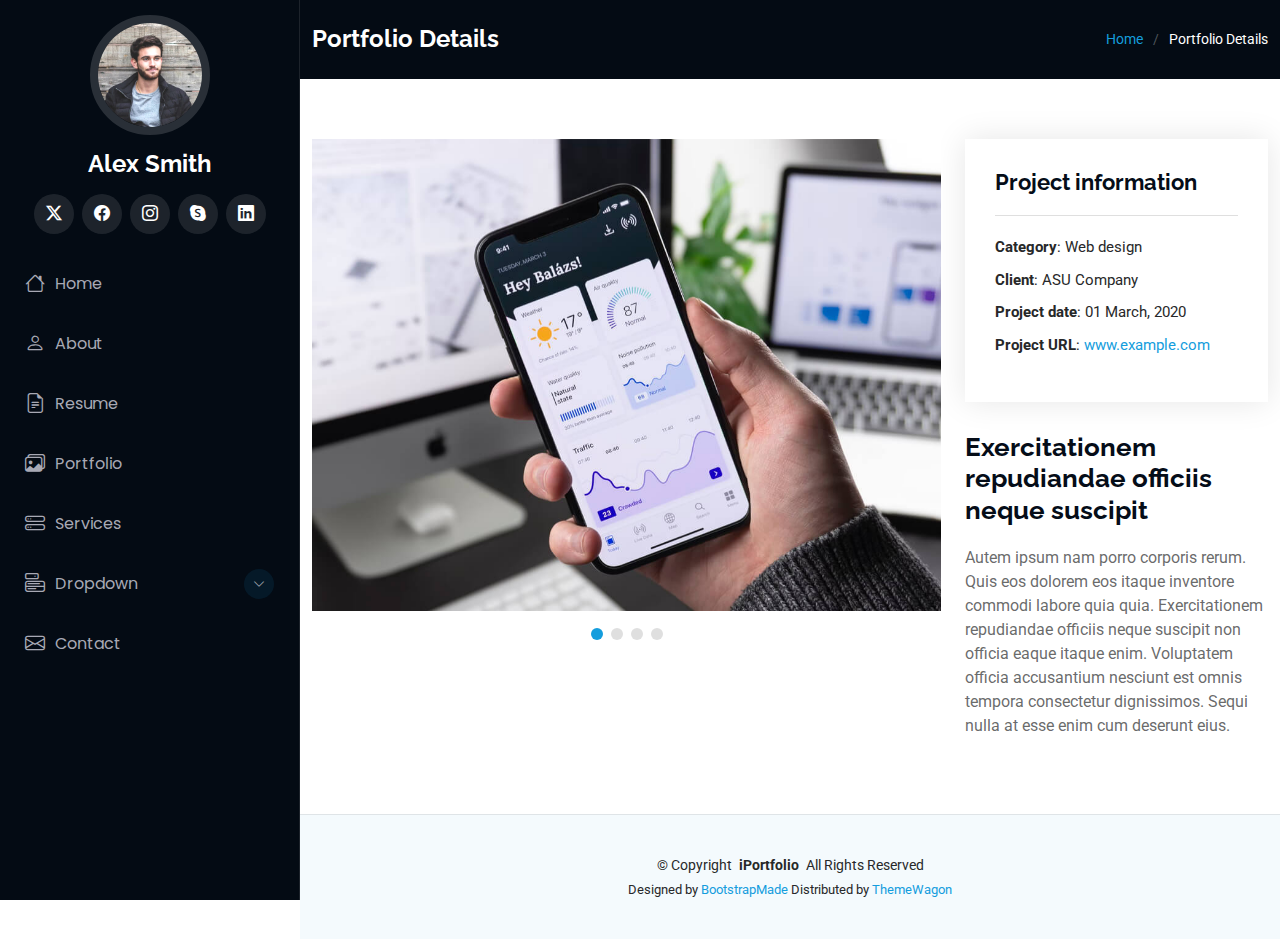
<file: templates/DevDash/iPortfolio-1.0.0/portfolio-details.html>
<!DOCTYPE html>
<html lang="en">

<head>
  <meta charset="utf-8">
  <meta content="width=device-width, initial-scale=1.0" name="viewport">
  <title>Portfolio Details - iPortfolio Bootstrap Template</title>
  <meta content="" name="description">
  <meta content="" name="keywords">

  <!-- Favicons -->
  <link href="assets/img/favicon.png" rel="icon">
  <link href="assets/img/apple-touch-icon.png" rel="apple-touch-icon">

  <!-- Fonts -->
  <link href="https://fonts.googleapis.com" rel="preconnect">
  <link href="https://fonts.gstatic.com" rel="preconnect" crossorigin>
  <link href="https://fonts.googleapis.com/css2?family=Roboto:ital,wght@0,100;0,300;0,400;0,500;0,700;0,900;1,100;1,300;1,400;1,500;1,700;1,900&family=Poppins:ital,wght@0,100;0,200;0,300;0,400;0,500;0,600;0,700;0,800;0,900;1,100;1,200;1,300;1,400;1,500;1,600;1,700;1,800;1,900&family=Raleway:ital,wght@0,100;0,200;0,300;0,400;0,500;0,600;0,700;0,800;0,900;1,100;1,200;1,300;1,400;1,500;1,600;1,700;1,800;1,900&display=swap" rel="stylesheet">

  <!-- Vendor CSS Files -->
  <link href="assets/vendor/bootstrap/css/bootstrap.min.css" rel="stylesheet">
  <link href="assets/vendor/bootstrap-icons/bootstrap-icons.css" rel="stylesheet">
  <link href="assets/vendor/aos/aos.css" rel="stylesheet">
  <link href="assets/vendor/glightbox/css/glightbox.min.css" rel="stylesheet">
  <link href="assets/vendor/swiper/swiper-bundle.min.css" rel="stylesheet">

  <!-- Main CSS File -->
  <link href="assets/css/main.css" rel="stylesheet">

  <!-- =======================================================
  * Template Name: iPortfolio
  * Template URL: https://bootstrapmade.com/iportfolio-bootstrap-portfolio-websites-template/
  * Updated: Jun 29 2024 with Bootstrap v5.3.3
  * Author: BootstrapMade.com
  * License: https://bootstrapmade.com/license/
  ======================================================== -->
</head>

<body class="portfolio-details-page">

  <header id="header" class="header dark-background d-flex flex-column">
    <i class="header-toggle d-xl-none bi bi-list"></i>

    <div class="profile-img">
      <img src="assets/img/my-profile-img.jpg" alt="" class="img-fluid rounded-circle">
    </div>

    <a href="index.html" class="logo d-flex align-items-center justify-content-center">
      <!-- Uncomment the line below if you also wish to use an image logo -->
      <!-- <img src="assets/img/logo.png" alt=""> -->
      <h1 class="sitename">Alex Smith</h1>
    </a>

    <div class="social-links text-center">
      <a href="#" class="twitter"><i class="bi bi-twitter-x"></i></a>
      <a href="#" class="facebook"><i class="bi bi-facebook"></i></a>
      <a href="#" class="instagram"><i class="bi bi-instagram"></i></a>
      <a href="#" class="google-plus"><i class="bi bi-skype"></i></a>
      <a href="#" class="linkedin"><i class="bi bi-linkedin"></i></a>
    </div>

    <nav id="navmenu" class="navmenu">
      <ul>
        <li><a href="#hero"><i class="bi bi-house navicon"></i>Home</a></li>
        <li><a href="#about"><i class="bi bi-person navicon"></i> About</a></li>
        <li><a href="#resume"><i class="bi bi-file-earmark-text navicon"></i> Resume</a></li>
        <li><a href="#portfolio"><i class="bi bi-images navicon"></i> Portfolio</a></li>
        <li><a href="#services"><i class="bi bi-hdd-stack navicon"></i> Services</a></li>
        <li class="dropdown"><a href="#"><i class="bi bi-menu-button navicon"></i> <span>Dropdown</span> <i class="bi bi-chevron-down toggle-dropdown"></i></a>
          <ul>
            <li><a href="#">Dropdown 1</a></li>
            <li class="dropdown"><a href="#"><span>Deep Dropdown</span> <i class="bi bi-chevron-down toggle-dropdown"></i></a>
              <ul>
                <li><a href="#">Deep Dropdown 1</a></li>
                <li><a href="#">Deep Dropdown 2</a></li>
                <li><a href="#">Deep Dropdown 3</a></li>
                <li><a href="#">Deep Dropdown 4</a></li>
                <li><a href="#">Deep Dropdown 5</a></li>
              </ul>
            </li>
            <li><a href="#">Dropdown 2</a></li>
            <li><a href="#">Dropdown 3</a></li>
            <li><a href="#">Dropdown 4</a></li>
          </ul>
        </li>
        <li><a href="#contact"><i class="bi bi-envelope navicon"></i> Contact</a></li>
      </ul>
    </nav>

  </header>

  <main class="main">

    <!-- Page Title -->
    <div class="page-title dark-background">
      <div class="container d-lg-flex justify-content-between align-items-center">
        <h1 class="mb-2 mb-lg-0">Portfolio Details</h1>
        <nav class="breadcrumbs">
          <ol>
            <li><a href="index.html">Home</a></li>
            <li class="current">Portfolio Details</li>
          </ol>
        </nav>
      </div>
    </div><!-- End Page Title -->

    <!-- Portfolio Details Section -->
    <section id="portfolio-details" class="portfolio-details section">

      <div class="container" data-aos="fade-up" data-aos-delay="100">

        <div class="row gy-4">

          <div class="col-lg-8">
            <div class="portfolio-details-slider swiper init-swiper">

              <script type="application/json" class="swiper-config">
                {
                  "loop": true,
                  "speed": 600,
                  "autoplay": {
                    "delay": 5000
                  },
                  "slidesPerView": "auto",
                  "pagination": {
                    "el": ".swiper-pagination",
                    "type": "bullets",
                    "clickable": true
                  }
                }
              </script>

              <div class="swiper-wrapper align-items-center">

                <div class="swiper-slide">
                  <img src="assets/img/portfolio/app-1.jpg" alt="">
                </div>

                <div class="swiper-slide">
                  <img src="assets/img/portfolio/product-1.jpg" alt="">
                </div>

                <div class="swiper-slide">
                  <img src="assets/img/portfolio/branding-1.jpg" alt="">
                </div>

                <div class="swiper-slide">
                  <img src="assets/img/portfolio/books-1.jpg" alt="">
                </div>

              </div>
              <div class="swiper-pagination"></div>
            </div>
          </div>

          <div class="col-lg-4">
            <div class="portfolio-info" data-aos="fade-up" data-aos-delay="200">
              <h3>Project information</h3>
              <ul>
                <li><strong>Category</strong>: Web design</li>
                <li><strong>Client</strong>: ASU Company</li>
                <li><strong>Project date</strong>: 01 March, 2020</li>
                <li><strong>Project URL</strong>: <a href="#">www.example.com</a></li>
              </ul>
            </div>
            <div class="portfolio-description" data-aos="fade-up" data-aos-delay="300">
              <h2>Exercitationem repudiandae officiis neque suscipit</h2>
              <p>
                Autem ipsum nam porro corporis rerum. Quis eos dolorem eos itaque inventore commodi labore quia quia. Exercitationem repudiandae officiis neque suscipit non officia eaque itaque enim. Voluptatem officia accusantium nesciunt est omnis tempora consectetur dignissimos. Sequi nulla at esse enim cum deserunt eius.
              </p>
            </div>
          </div>

        </div>

      </div>

    </section><!-- /Portfolio Details Section -->

  </main>

  <footer id="footer" class="footer position-relative light-background">

    <div class="container">
      <div class="copyright text-center ">
        <p>© <span>Copyright</span> <strong class="px-1 sitename">iPortfolio</strong> <span>All Rights Reserved</span></p>
      </div>
      <div class="credits">
        <!-- All the links in the footer should remain intact. -->
        <!-- You can delete the links only if you've purchased the pro version. -->
        <!-- Licensing information: https://bootstrapmade.com/license/ -->
        <!-- Purchase the pro version with working PHP/AJAX contact form: [buy-url] -->
        Designed by <a href="https://bootstrapmade.com/">BootstrapMade</a> Distributed by <a href="https://themewagon.com">ThemeWagon</a>
      </div>
    </div>

  </footer>

  <!-- Scroll Top -->
  <a href="#" id="scroll-top" class="scroll-top d-flex align-items-center justify-content-center"><i class="bi bi-arrow-up-short"></i></a>

  <!-- Preloader -->
  <div id="preloader"></div>

  <!-- Vendor JS Files -->
  <script src="assets/vendor/bootstrap/js/bootstrap.bundle.min.js"></script>
  <script src="assets/vendor/php-email-form/validate.js"></script>
  <script src="assets/vendor/aos/aos.js"></script>
  <script src="assets/vendor/typed.js/typed.umd.js"></script>
  <script src="assets/vendor/purecounter/purecounter_vanilla.js"></script>
  <script src="assets/vendor/waypoints/noframework.waypoints.js"></script>
  <script src="assets/vendor/glightbox/js/glightbox.min.js"></script>
  <script src="assets/vendor/imagesloaded/imagesloaded.pkgd.min.js"></script>
  <script src="assets/vendor/isotope-layout/isotope.pkgd.min.js"></script>
  <script src="assets/vendor/swiper/swiper-bundle.min.js"></script>

  <!-- Main JS File -->
  <script src="assets/js/main.js"></script>

</body>

</html>
</file>
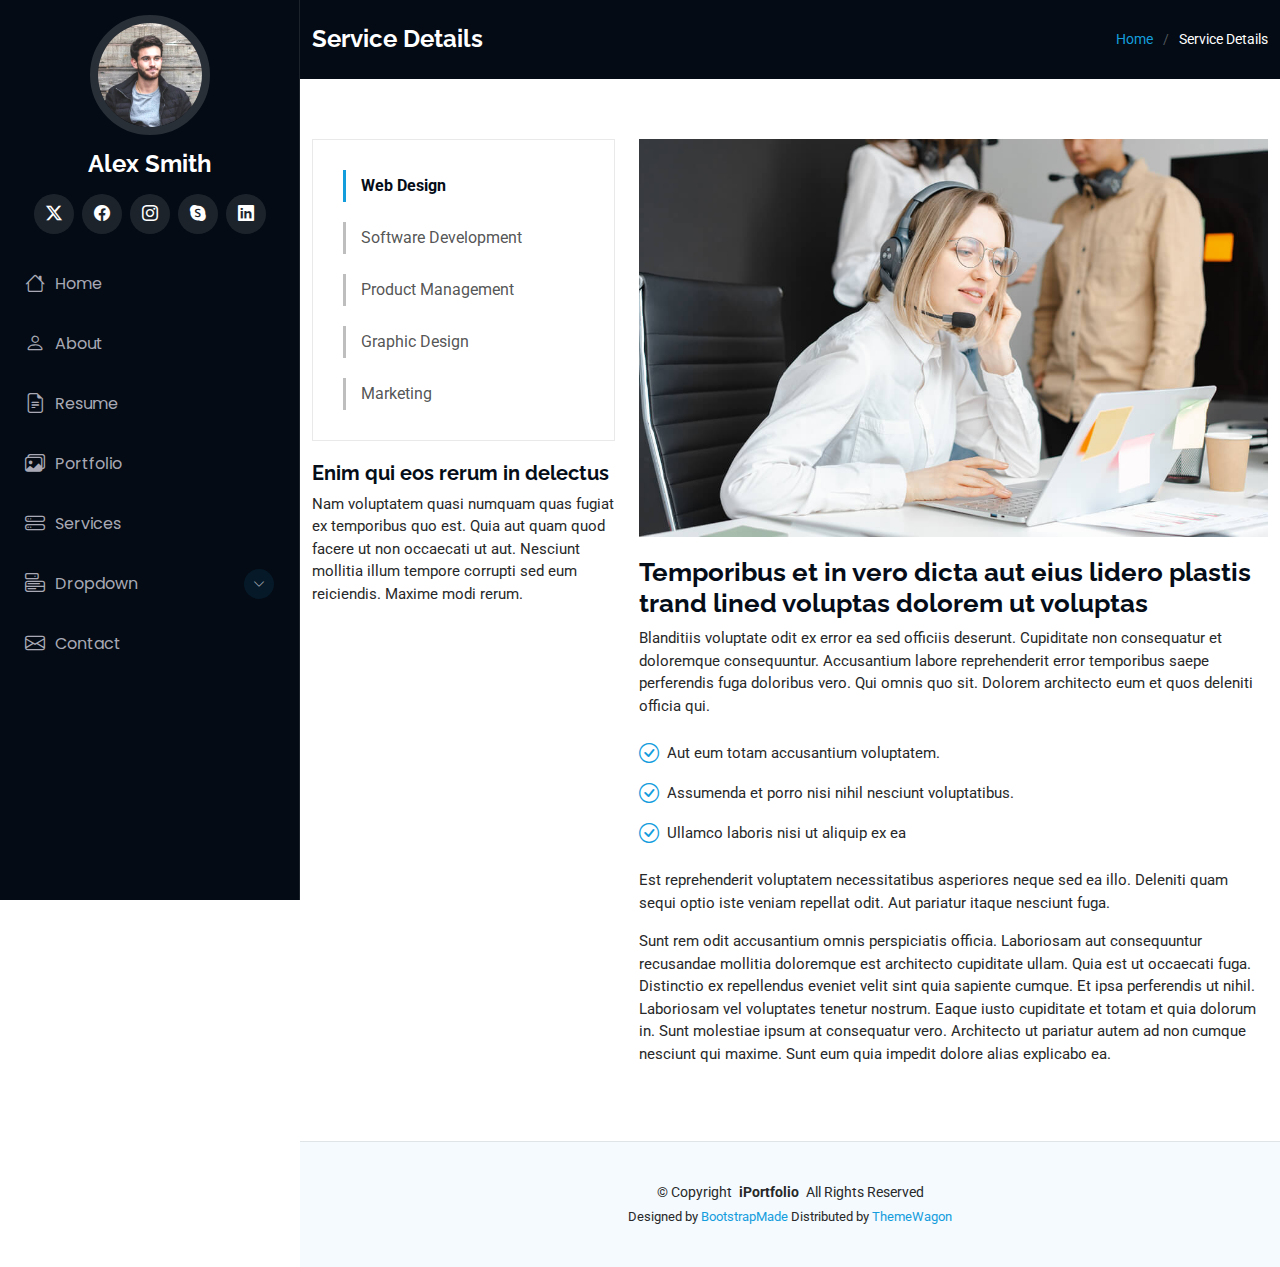
<file: templates/DevDash/iPortfolio-1.0.0/service-details.html>
<!DOCTYPE html>
<html lang="en">

<head>
  <meta charset="utf-8">
  <meta content="width=device-width, initial-scale=1.0" name="viewport">
  <title>Service Details - iPortfolio Bootstrap Template</title>
  <meta content="" name="description">
  <meta content="" name="keywords">

  <!-- Favicons -->
  <link href="assets/img/favicon.png" rel="icon">
  <link href="assets/img/apple-touch-icon.png" rel="apple-touch-icon">

  <!-- Fonts -->
  <link href="https://fonts.googleapis.com" rel="preconnect">
  <link href="https://fonts.gstatic.com" rel="preconnect" crossorigin>
  <link href="https://fonts.googleapis.com/css2?family=Roboto:ital,wght@0,100;0,300;0,400;0,500;0,700;0,900;1,100;1,300;1,400;1,500;1,700;1,900&family=Poppins:ital,wght@0,100;0,200;0,300;0,400;0,500;0,600;0,700;0,800;0,900;1,100;1,200;1,300;1,400;1,500;1,600;1,700;1,800;1,900&family=Raleway:ital,wght@0,100;0,200;0,300;0,400;0,500;0,600;0,700;0,800;0,900;1,100;1,200;1,300;1,400;1,500;1,600;1,700;1,800;1,900&display=swap" rel="stylesheet">

  <!-- Vendor CSS Files -->
  <link href="assets/vendor/bootstrap/css/bootstrap.min.css" rel="stylesheet">
  <link href="assets/vendor/bootstrap-icons/bootstrap-icons.css" rel="stylesheet">
  <link href="assets/vendor/aos/aos.css" rel="stylesheet">
  <link href="assets/vendor/glightbox/css/glightbox.min.css" rel="stylesheet">
  <link href="assets/vendor/swiper/swiper-bundle.min.css" rel="stylesheet">

  <!-- Main CSS File -->
  <link href="assets/css/main.css" rel="stylesheet">

  <!-- =======================================================
  * Template Name: iPortfolio
  * Template URL: https://bootstrapmade.com/iportfolio-bootstrap-portfolio-websites-template/
  * Updated: Jun 29 2024 with Bootstrap v5.3.3
  * Author: BootstrapMade.com
  * License: https://bootstrapmade.com/license/
  ======================================================== -->
</head>

<body class="service-details-page">

  <header id="header" class="header dark-background d-flex flex-column">
    <i class="header-toggle d-xl-none bi bi-list"></i>

    <div class="profile-img">
      <img src="assets/img/my-profile-img.jpg" alt="" class="img-fluid rounded-circle">
    </div>

    <a href="index.html" class="logo d-flex align-items-center justify-content-center">
      <!-- Uncomment the line below if you also wish to use an image logo -->
      <!-- <img src="assets/img/logo.png" alt=""> -->
      <h1 class="sitename">Alex Smith</h1>
    </a>

    <div class="social-links text-center">
      <a href="#" class="twitter"><i class="bi bi-twitter-x"></i></a>
      <a href="#" class="facebook"><i class="bi bi-facebook"></i></a>
      <a href="#" class="instagram"><i class="bi bi-instagram"></i></a>
      <a href="#" class="google-plus"><i class="bi bi-skype"></i></a>
      <a href="#" class="linkedin"><i class="bi bi-linkedin"></i></a>
    </div>

    <nav id="navmenu" class="navmenu">
      <ul>
        <li><a href="#hero"><i class="bi bi-house navicon"></i>Home</a></li>
        <li><a href="#about"><i class="bi bi-person navicon"></i> About</a></li>
        <li><a href="#resume"><i class="bi bi-file-earmark-text navicon"></i> Resume</a></li>
        <li><a href="#portfolio"><i class="bi bi-images navicon"></i> Portfolio</a></li>
        <li><a href="#services"><i class="bi bi-hdd-stack navicon"></i> Services</a></li>
        <li class="dropdown"><a href="#"><i class="bi bi-menu-button navicon"></i> <span>Dropdown</span> <i class="bi bi-chevron-down toggle-dropdown"></i></a>
          <ul>
            <li><a href="#">Dropdown 1</a></li>
            <li class="dropdown"><a href="#"><span>Deep Dropdown</span> <i class="bi bi-chevron-down toggle-dropdown"></i></a>
              <ul>
                <li><a href="#">Deep Dropdown 1</a></li>
                <li><a href="#">Deep Dropdown 2</a></li>
                <li><a href="#">Deep Dropdown 3</a></li>
                <li><a href="#">Deep Dropdown 4</a></li>
                <li><a href="#">Deep Dropdown 5</a></li>
              </ul>
            </li>
            <li><a href="#">Dropdown 2</a></li>
            <li><a href="#">Dropdown 3</a></li>
            <li><a href="#">Dropdown 4</a></li>
          </ul>
        </li>
        <li><a href="#contact"><i class="bi bi-envelope navicon"></i> Contact</a></li>
      </ul>
    </nav>

  </header>

  <main class="main">

    <!-- Page Title -->
    <div class="page-title dark-background">
      <div class="container d-lg-flex justify-content-between align-items-center">
        <h1 class="mb-2 mb-lg-0">Service Details</h1>
        <nav class="breadcrumbs">
          <ol>
            <li><a href="index.html">Home</a></li>
            <li class="current">Service Details</li>
          </ol>
        </nav>
      </div>
    </div><!-- End Page Title -->

    <!-- Service Details Section -->
    <section id="service-details" class="service-details section">

      <div class="container">

        <div class="row gy-4">

          <div class="col-lg-4" data-aos="fade-up" data-aos-delay="100">
            <div class="services-list">
              <a href="#" class="active">Web Design</a>
              <a href="#">Software Development</a>
              <a href="#">Product Management</a>
              <a href="#">Graphic Design</a>
              <a href="#">Marketing</a>
            </div>

            <h4>Enim qui eos rerum in delectus</h4>
            <p>Nam voluptatem quasi numquam quas fugiat ex temporibus quo est. Quia aut quam quod facere ut non occaecati ut aut. Nesciunt mollitia illum tempore corrupti sed eum reiciendis. Maxime modi rerum.</p>
          </div>

          <div class="col-lg-8" data-aos="fade-up" data-aos-delay="200">
            <img src="assets/img/services.jpg" alt="" class="img-fluid services-img">
            <h3>Temporibus et in vero dicta aut eius lidero plastis trand lined voluptas dolorem ut voluptas</h3>
            <p>
              Blanditiis voluptate odit ex error ea sed officiis deserunt. Cupiditate non consequatur et doloremque consequuntur. Accusantium labore reprehenderit error temporibus saepe perferendis fuga doloribus vero. Qui omnis quo sit. Dolorem architecto eum et quos deleniti officia qui.
            </p>
            <ul>
              <li><i class="bi bi-check-circle"></i> <span>Aut eum totam accusantium voluptatem.</span></li>
              <li><i class="bi bi-check-circle"></i> <span>Assumenda et porro nisi nihil nesciunt voluptatibus.</span></li>
              <li><i class="bi bi-check-circle"></i> <span>Ullamco laboris nisi ut aliquip ex ea</span></li>
            </ul>
            <p>
              Est reprehenderit voluptatem necessitatibus asperiores neque sed ea illo. Deleniti quam sequi optio iste veniam repellat odit. Aut pariatur itaque nesciunt fuga.
            </p>
            <p>
              Sunt rem odit accusantium omnis perspiciatis officia. Laboriosam aut consequuntur recusandae mollitia doloremque est architecto cupiditate ullam. Quia est ut occaecati fuga. Distinctio ex repellendus eveniet velit sint quia sapiente cumque. Et ipsa perferendis ut nihil. Laboriosam vel voluptates tenetur nostrum. Eaque iusto cupiditate et totam et quia dolorum in. Sunt molestiae ipsum at consequatur vero. Architecto ut pariatur autem ad non cumque nesciunt qui maxime. Sunt eum quia impedit dolore alias explicabo ea.
            </p>
          </div>

        </div>

      </div>

    </section><!-- /Service Details Section -->

  </main>

  <footer id="footer" class="footer position-relative light-background">

    <div class="container">
      <div class="copyright text-center ">
        <p>© <span>Copyright</span> <strong class="px-1 sitename">iPortfolio</strong> <span>All Rights Reserved</span></p>
      </div>
      <div class="credits">
        <!-- All the links in the footer should remain intact. -->
        <!-- You can delete the links only if you've purchased the pro version. -->
        <!-- Licensing information: https://bootstrapmade.com/license/ -->
        <!-- Purchase the pro version with working PHP/AJAX contact form: [buy-url] -->
        Designed by <a href="https://bootstrapmade.com/">BootstrapMade</a> Distributed by <a href="https://themewagon.com">ThemeWagon</a>
      </div>
    </div>

  </footer>

  <!-- Scroll Top -->
  <a href="#" id="scroll-top" class="scroll-top d-flex align-items-center justify-content-center"><i class="bi bi-arrow-up-short"></i></a>

  <!-- Preloader -->
  <div id="preloader"></div>

  <!-- Vendor JS Files -->
  <script src="assets/vendor/bootstrap/js/bootstrap.bundle.min.js"></script>
  <script src="assets/vendor/php-email-form/validate.js"></script>
  <script src="assets/vendor/aos/aos.js"></script>
  <script src="assets/vendor/typed.js/typed.umd.js"></script>
  <script src="assets/vendor/purecounter/purecounter_vanilla.js"></script>
  <script src="assets/vendor/waypoints/noframework.waypoints.js"></script>
  <script src="assets/vendor/glightbox/js/glightbox.min.js"></script>
  <script src="assets/vendor/imagesloaded/imagesloaded.pkgd.min.js"></script>
  <script src="assets/vendor/isotope-layout/isotope.pkgd.min.js"></script>
  <script src="assets/vendor/swiper/swiper-bundle.min.js"></script>

  <!-- Main JS File -->
  <script src="assets/js/main.js"></script>

</body>

</html>
</file>
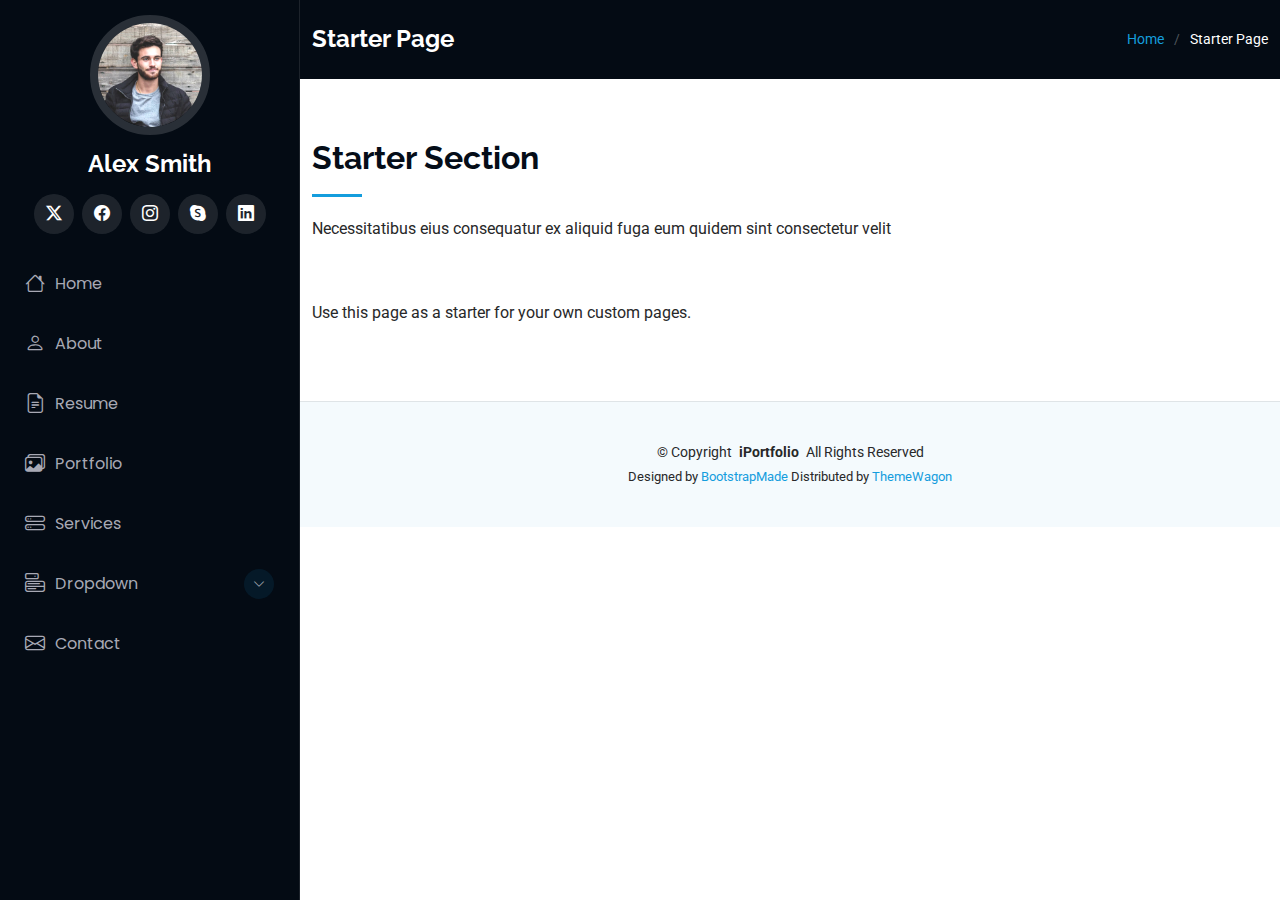
<file: templates/DevDash/iPortfolio-1.0.0/starter-page.html>
<!DOCTYPE html>
<html lang="en">

<head>
  <meta charset="utf-8">
  <meta content="width=device-width, initial-scale=1.0" name="viewport">
  <title>Starter Page - iPortfolio Bootstrap Template</title>
  <meta content="" name="description">
  <meta content="" name="keywords">

  <!-- Favicons -->
  <link href="assets/img/favicon.png" rel="icon">
  <link href="assets/img/apple-touch-icon.png" rel="apple-touch-icon">

  <!-- Fonts -->
  <link href="https://fonts.googleapis.com" rel="preconnect">
  <link href="https://fonts.gstatic.com" rel="preconnect" crossorigin>
  <link href="https://fonts.googleapis.com/css2?family=Roboto:ital,wght@0,100;0,300;0,400;0,500;0,700;0,900;1,100;1,300;1,400;1,500;1,700;1,900&family=Poppins:ital,wght@0,100;0,200;0,300;0,400;0,500;0,600;0,700;0,800;0,900;1,100;1,200;1,300;1,400;1,500;1,600;1,700;1,800;1,900&family=Raleway:ital,wght@0,100;0,200;0,300;0,400;0,500;0,600;0,700;0,800;0,900;1,100;1,200;1,300;1,400;1,500;1,600;1,700;1,800;1,900&display=swap" rel="stylesheet">

  <!-- Vendor CSS Files -->
  <link href="assets/vendor/bootstrap/css/bootstrap.min.css" rel="stylesheet">
  <link href="assets/vendor/bootstrap-icons/bootstrap-icons.css" rel="stylesheet">
  <link href="assets/vendor/aos/aos.css" rel="stylesheet">
  <link href="assets/vendor/glightbox/css/glightbox.min.css" rel="stylesheet">
  <link href="assets/vendor/swiper/swiper-bundle.min.css" rel="stylesheet">

  <!-- Main CSS File -->
  <link href="assets/css/main.css" rel="stylesheet">

  <!-- =======================================================
  * Template Name: iPortfolio
  * Template URL: https://bootstrapmade.com/iportfolio-bootstrap-portfolio-websites-template/
  * Updated: Jun 29 2024 with Bootstrap v5.3.3
  * Author: BootstrapMade.com
  * License: https://bootstrapmade.com/license/
  ======================================================== -->
</head>

<body class="starter-page-page">

  <header id="header" class="header dark-background d-flex flex-column">
    <i class="header-toggle d-xl-none bi bi-list"></i>

    <div class="profile-img">
      <img src="assets/img/my-profile-img.jpg" alt="" class="img-fluid rounded-circle">
    </div>

    <a href="index.html" class="logo d-flex align-items-center justify-content-center">
      <!-- Uncomment the line below if you also wish to use an image logo -->
      <!-- <img src="assets/img/logo.png" alt=""> -->
      <h1 class="sitename">Alex Smith</h1>
    </a>

    <div class="social-links text-center">
      <a href="#" class="twitter"><i class="bi bi-twitter-x"></i></a>
      <a href="#" class="facebook"><i class="bi bi-facebook"></i></a>
      <a href="#" class="instagram"><i class="bi bi-instagram"></i></a>
      <a href="#" class="google-plus"><i class="bi bi-skype"></i></a>
      <a href="#" class="linkedin"><i class="bi bi-linkedin"></i></a>
    </div>

    <nav id="navmenu" class="navmenu">
      <ul>
        <li><a href="#hero"><i class="bi bi-house navicon"></i>Home</a></li>
        <li><a href="#about"><i class="bi bi-person navicon"></i> About</a></li>
        <li><a href="#resume"><i class="bi bi-file-earmark-text navicon"></i> Resume</a></li>
        <li><a href="#portfolio"><i class="bi bi-images navicon"></i> Portfolio</a></li>
        <li><a href="#services"><i class="bi bi-hdd-stack navicon"></i> Services</a></li>
        <li class="dropdown"><a href="#"><i class="bi bi-menu-button navicon"></i> <span>Dropdown</span> <i class="bi bi-chevron-down toggle-dropdown"></i></a>
          <ul>
            <li><a href="#">Dropdown 1</a></li>
            <li class="dropdown"><a href="#"><span>Deep Dropdown</span> <i class="bi bi-chevron-down toggle-dropdown"></i></a>
              <ul>
                <li><a href="#">Deep Dropdown 1</a></li>
                <li><a href="#">Deep Dropdown 2</a></li>
                <li><a href="#">Deep Dropdown 3</a></li>
                <li><a href="#">Deep Dropdown 4</a></li>
                <li><a href="#">Deep Dropdown 5</a></li>
              </ul>
            </li>
            <li><a href="#">Dropdown 2</a></li>
            <li><a href="#">Dropdown 3</a></li>
            <li><a href="#">Dropdown 4</a></li>
          </ul>
        </li>
        <li><a href="#contact"><i class="bi bi-envelope navicon"></i> Contact</a></li>
      </ul>
    </nav>

  </header>

  <main class="main">

    <!-- Page Title -->
    <div class="page-title dark-background">
      <div class="container d-lg-flex justify-content-between align-items-center">
        <h1 class="mb-2 mb-lg-0">Starter Page</h1>
        <nav class="breadcrumbs">
          <ol>
            <li><a href="index.html">Home</a></li>
            <li class="current">Starter Page</li>
          </ol>
        </nav>
      </div>
    </div><!-- End Page Title -->

    <!-- Starter Section Section -->
    <section id="starter-section" class="starter-section section">

      <!-- Section Title -->
      <div class="container section-title" data-aos="fade-up">
        <h2>Starter Section</h2>
        <p>Necessitatibus eius consequatur ex aliquid fuga eum quidem sint consectetur velit</p>
      </div><!-- End Section Title -->

      <div class="container" data-aos="fade-up">
        <p>Use this page as a starter for your own custom pages.</p>
      </div>

    </section><!-- /Starter Section Section -->

  </main>

  <footer id="footer" class="footer position-relative light-background">

    <div class="container">
      <div class="copyright text-center ">
        <p>© <span>Copyright</span> <strong class="px-1 sitename">iPortfolio</strong> <span>All Rights Reserved</span></p>
      </div>
      <div class="credits">
        <!-- All the links in the footer should remain intact. -->
        <!-- You can delete the links only if you've purchased the pro version. -->
        <!-- Licensing information: https://bootstrapmade.com/license/ -->
        <!-- Purchase the pro version with working PHP/AJAX contact form: [buy-url] -->
        Designed by <a href="https://bootstrapmade.com/">BootstrapMade</a> Distributed by <a href="https://themewagon.com">ThemeWagon</a>
      </div>
    </div>

  </footer>

  <!-- Scroll Top -->
  <a href="#" id="scroll-top" class="scroll-top d-flex align-items-center justify-content-center"><i class="bi bi-arrow-up-short"></i></a>

  <!-- Preloader -->
  <div id="preloader"></div>

  <!-- Vendor JS Files -->
  <script src="assets/vendor/bootstrap/js/bootstrap.bundle.min.js"></script>
  <script src="assets/vendor/php-email-form/validate.js"></script>
  <script src="assets/vendor/aos/aos.js"></script>
  <script src="assets/vendor/typed.js/typed.umd.js"></script>
  <script src="assets/vendor/purecounter/purecounter_vanilla.js"></script>
  <script src="assets/vendor/waypoints/noframework.waypoints.js"></script>
  <script src="assets/vendor/glightbox/js/glightbox.min.js"></script>
  <script src="assets/vendor/imagesloaded/imagesloaded.pkgd.min.js"></script>
  <script src="assets/vendor/isotope-layout/isotope.pkgd.min.js"></script>
  <script src="assets/vendor/swiper/swiper-bundle.min.js"></script>

  <!-- Main JS File -->
  <script src="assets/js/main.js"></script>

</body>

</html>
</file>
<file: templates/Photographer-portfolio/assets/css/style.css>
/*-----------------------------------*\
  #style.css
\*-----------------------------------*/

/**
 * copyright 2022 codewithsadee
 */





/*-----------------------------------*\
  #CUSTOM PROPERTY
\*-----------------------------------*/

:root {

  /**
   * colors
   */

  --smokey-black: hsl(0, 0%, 7%);
  --eerie-black: hsl(0, 0%, 9%);
  --radical-red: hsl(346, 100%, 58%);
  --white_a9: hsla(0, 0%, 100%, 0.09);
  --white_a15: hsla(0, 0%, 100%, 0.15);
  --white_a25: hsla(0, 0%, 100%, 0.25);
  --white_a50: hsla(0, 0%, 100%, 0.5);
  --white_a70: hsla(0, 0%, 100%, 0.7);
  --white_a75: hsla(0, 0%, 100%, 0.75);
  --white_a80: hsla(0, 0%, 100%, 0.8);
  --jet-1: hsl(0, 0%, 20%);
  --jet-2: hsl(0, 0%, 16%);
  --white: hsl(0, 0%, 100%);
  --black: hsl(0, 0%, 0%);

  /**
   * gradient color
   */

  --gradient-1: linear-gradient(180deg, transparent, var(--smokey-black));
  --gradient-2: linear-gradient(180deg,var(--smokey-black) 25%,hsla(0, 0%, 0%, 0.6) 80%);

  /**
   * typography
   */

  --ff-recoleta: "Recoleta", serif;
  --ff-gordita: "Gordita", sans-serif;
  
  --fs-1: 6rem;
  --fs-2: 5rem;
  --fs-3: 3.8rem;
  --fs-4: 2.8rem;
  --fs-5: 2.6rem;
  --fs-6: 2.2rem;
  --fs-7: 2rem;
  --fs-8: 1.8rem;
  --fs-9: 1.5rem;
  --fs-10: 1.4rem;
  --fs-11: 1.2rem;
  
  --fw-300: 300;
  --fw-400: 400;
  --fw-500: 500;

  /**
   * spacing
   */

  --section-padding: 60px;

  /**
   * shadow
   */

  --shadow: 0 12px 30px -10px hsla(0, 0%, 14%, 0.1);

  /**
   * border radius
   */

  --radius-circle: 50%;
  --radius-5: 5px;
  --radius-25: 25px;

  /**
   * transition
   */

  --transition-1: 0.25s ease;
  --transition-2: 0.5s ease;
  --transition-3: 1s ease;
  --cubic-in: cubic-bezier(0.51, 0.03, 0.64, 0.28);
  --cubic-out: cubic-bezier(0.33, 0.85, 0.4, 0.96);

}





/*-----------------------------------*\
  #RESET
\*-----------------------------------*/

*,
*::before,
*::after {
  margin: 0;
  padding: 0;
  box-sizing: border-box;
}

li { list-style: none; }

a,
img,
span,
button,
ion-icon { display: block; }

a {
  color: inherit;
  text-decoration: none;
}

img { height: auto; }

button {
  background: none;
  border: none;
  font: inherit;
  cursor: pointer;
}

ion-icon { pointer-events: none; }

address { font-style: normal; }

html {
  font-family: var(--ff-gordita);
  font-size: 10px;
  scroll-behavior: smooth;
}

body {
  background-color: var(--smokey-black);
  color: var(--white);
  font-size: 1.6rem;
  font-weight: var(--fw-400);
  line-height: 2.15;
  overflow-x: hidden;
}

body.active { overflow: hidden; }

:focus-visible { outline-offset: 4px; }

::-webkit-scrollbar { width: 5px; }

::-webkit-scrollbar-track { background-color: var(--white); }

::-webkit-scrollbar-thumb { background-color: var(--jet-2); }





/*-----------------------------------*\
  #REUSED STYLE
\*-----------------------------------*/

.container { padding-inline: 15px; }

.shape { display: none; }

.section { padding-block: var(--section-padding); }

.h1,
.h2,
.h3,
.h4,
.h5,
.h6 {
  font-family: var(--ff-recoleta);
  line-height: 1.2;
}

.h1 {
  font-size: var(--fs-1);
  font-weight: var(--fw-400);
}

.h2,
.h3,
.h4,
.h5,
.h6 { font-weight: var(--fw-300); }

.h2 { font-size: var(--fs-2); }

.h3 { font-size: var(--fs-3); }

.h4 { font-size: var(--fs-4); }

.h5 { font-size: var(--fs-5); }

.h6 { font-size: var(--fs-6); }

.img-holder {
  aspect-ratio: var(--width) / var(--height);
  background-color: var(--jet-1);
  overflow: hidden;
}

.has-before {
  position: relative;
  z-index: 1;
}

.has-before::before {
  content: "";
  position: absolute;
}

.img-holder.has-before::before {
  bottom: 0;
  left: 0;
  width: 100%;
  height: 50%;
  background-image: var(--gradient-1);
}

.img-cover {
  width: 100%;
  height: 100%;
  object-fit: cover;
}

.btn-icon {
  background-color: var(--bg-color, var(--white));
  border-radius: var(--border-radius, var(--radius-circle));
  display: grid;
  place-content: center;
  transition: var(--transition-2);
}

.btn-icon path { transition: var(--transition-2); }

.btn-icon:is(:hover, :focus-visible) {
  background-color: var(--hover-bg-color, var(--white));
}

.btn-icon:is(:hover, :focus-visible) path {
  stroke: var(--hover-text-color, var(--black));
}

.section-subtitle {
  color: var(--white_a25);
  font-size: var(--fs-7);
  text-transform: uppercase;
  letter-spacing: 3.5px;
}

[data-reveal] {
  transform: translateY(50px);
  opacity: 0;
  transition: var(--transition-3);
}

[data-reveal="left"] { transform: translate(-50px, 0); }

[data-reveal="right"] { transform: translate(50px, 0); }

[data-reveal].revealed {
  transform: translate(0, 0);
  opacity: 1;
}





/*-----------------------------------*\
  #LOADING
\*-----------------------------------*/

.loading {
  position: fixed;
  top: 0;
  left: 0;
  width: 100vw;
  height: 100vh;
  background-color: var(--white);
  z-index: 5;
  transform-origin: bottom;
  transition: 0.5s var(--cubic-in);
  transition-delay: 0.5s;
}

.loading.loaded {
  transform: scaleY(0);
  pointer-events: none;
}

.loading > * {
  position: absolute;
  top: 50%;
  left: 50%;
  transform: translate(-50%, -50%);
  transition: var(--transition-2);
}

.loading.loaded > * { opacity: 0; }

.loading .circle { animation: rotate360 1.5s linear infinite; }

@keyframes rotate360 {
  0% { transform: translate(-50%, -50%) rotate(0); }
  100% { transform: translate(-50%, -50%) rotate(1turn); }
}





/*-----------------------------------*\
  #HEADER
\*-----------------------------------*/

.header {
  position: fixed;
  top: 0;
  left: 0;
  width: 100%;
  padding-block: 18px;
  transition: var(--transition-2);
  z-index: 4;
}

.header.active {
  background-color: var(--eerie-black);
  padding-block: 12px;
  box-shadow: var(--shadow);
}

.header .container,
.navbar-top {
  display: flex;
  justify-content: space-between;
  align-items: center;
}

.navbar {
  position: fixed;
  top: 0;
  right: -280px;
  background-color: var(--eerie-black);
  height: 100vh;
  max-width: 280px;
  width: 100%;
  padding: 25px;
  overflow-y: auto;
  z-index: 2;
  transition: 0.25s var(--cubic-out);
  visibility: hidden;
}

.navbar.active {
  visibility: visible;
  transform: translateX(-280px);
  transition-duration: 0.5s;
}

.navbar-top .logo .img { width: 130px; }

.nav-close-btn {
  width: 25px;
  height: 25px;
}

.nav-close-btn .span {
  background-color: var(--white_a80);
  width: 25px;
  height: 3px;
  border-radius: 5px;
  transition: var(--transition-1);
}

.nav-close-btn .one { transform: rotate(45deg) translate(2px, 2px); }

.nav-close-btn .two { transform: rotate(-45deg); }

.nav-close-btn:is(:hover, :focus-visible) .span { background-color: var(--radical-red); }

.navbar-list {
  text-align: center;
  padding-block: 40px;
}

.navbar-link {
  font-size: var(--fs-7);
  font-weight: var(--fw-400);
  padding-block: 2px;
  text-transform: capitalize;
  transition: var(--transition-1);
}

.navbar-link:is(:hover, :focus-visible) { color: var(--radical-red); }

.login-btn {
  display: flex;
  justify-content: center;
  align-items: center;
  gap: 15px;
  width: 100%;
  background-color: var(--radical-red);
  color: var(--white);
  padding: 8px 30px;
  border-radius: var(--radius-5);
  margin-block-end: 50px;
}

.login-btn .span { font-weight: var(--fw-500); }

.navbar-title {
  font-size: var(--fs-8);
  font-weight: var(--fw-500);
  line-height: 1;
  margin-block-end: 15px;
}

.navbar-text {
  color: var(--white_a75);
  font-weight: var(--fw-300);
  line-height: 1.6;
  margin-block-end: 15px;
}

.navbar .contact-link {
  color: var(--radical-red);
  font-size: var(--fs-6);
  font-weight: var(--fw-400);
}

.navbar .contact-link:is(:hover, :focus-visible) { text-decoration: underline; }

.overlay {
  position: fixed;
  inset: 0;
  background-color: var(--black);
  z-index: 1;
  transition: var(--transition-1);
  opacity: 0;
  pointer-events: none;
}

.overlay.active {
  opacity: 0.75;
  pointer-events: all;
}





/*-----------------------------------*\
  #HERO
\*-----------------------------------*/

.hero {
  padding-block-start: 120px;
  text-align: center;
}

.hero-banner {
  max-width: 150px;
  margin-inline: auto;
  margin-block-end: 20px;
}

.hero .wrapper {
  position: relative;
  text-align: left;
  height: 1.2em;
  margin-block: 10px 25px;
}

.hero .wrapper .strong {
  position: absolute;
  top: 0;
  left: 50%;
  transform: translateX(-50%);
  width: 300px;
  font-weight: inherit;
  display: flex;
}

.hero-text {
  font-size: var(--fs-10);
  font-weight: var(--fw-300);
  text-transform: uppercase;
  letter-spacing: 5px;
}

.hero .wrapper .space { padding: 0.1em; }

.hero .wrapper :is(.in, .out) {
  opacity: 0;
  transform: scaleY(0);
}

.hero .strong.active .out {
  opacity: 1;
  transform: scaleY(1);
  animation: textWave 0.2s ease reverse forwards;
}

.hero .wrapper .in { animation: textWave 0.2s ease forwards; }

@keyframes textWave {
  0% {
    opacity: 0;
    transform: scaleY(0);
  }
  100% {
    opacity: 1;
    transform: scaleY(1);
  }
}





/*-----------------------------------*\
  #GALLERY
\*-----------------------------------*/

.gallery-list {
  display: grid;
  gap: 30px;
}

.gallery-item,
.gallery-card { position: relative; }

.gallery-card :is(.card-content, .btn-icon) {
  position: absolute;
  z-index: 1;
}

.gallery-card .card-content {
  bottom: 0;
  left: 0;
  width: 100%;
  padding: 30px 12px;
}

.gallery-card .card-tag {
  color: var(--white_a70);
  font-size: var(--fs-9);
  font-weight: var(--fw-300);
}

.gallery-card .card-title {
  font-weight: var(--fw-400);
  max-width: max-content;
  margin-block-end: 2px;
}

.gallery-card .card-title:is(:hover, :focus-visible) { text-decoration: underline; }

.gallery-card .btn-icon {
  top: 0;
  right: 0;
  width: 50px;
  height: 50px;
  --border-radius: 0 0 0 var(--radius-25);
}

.gallery-card .btn-icon img {
  width: 25px;
  transform: rotate(-45deg);
}

.gallery-card .btn-icon:is(:hover, :focus-visible) {
  border-bottom-left-radius: var(--radius-5);
}

.gallery-card { animation: changeCard 10s linear infinite; }

.gallery-item .gallery-card:last-child {
  position: absolute;
  top: 0;
  left: 0;
  width: 100%;
  opacity: 0;
  visibility: hidden;
  animation-delay: 5s;
}

@keyframes changeCard {
  0%,
  55%,
  100% {
    opacity: 0;
    visibility: hidden;
  }

  5%,
  50% {
    opacity: 1;
    visibility: visible;
  }
}

.gallery-item:is(:hover, :focus-within) .gallery-card { animation-play-state: paused; }

.gallery .scroll-down {
  width: 60px;
  height: 60px;
  display: grid;
  place-content: center;
  margin-inline: auto;
  margin-block-start: 55px;
  border: 1px solid var(--white_a15);
  border-radius: var(--radius-circle);
  transition: var(--transition-2);
  animation: scrollDown 2.5s linear infinite alternate;
}

.gallery .scroll-down img { width: 22px; }

.gallery .scroll-down:is(:hover, :focus-visible) {
  background-color: var(--radical-red);
  border-color: var(--radical-red);
}

@keyframes scrollDown {
  0% { transform: translateY(-12px); }
  100% { transform: translateY(12px); }
}





/*-----------------------------------*\
  #CATEGORY
\*-----------------------------------*/

.category {
  --section-padding: 40px;
  border-block: 1px solid var(--white_a9);
}

.category-list {
  display: flex;
  justify-content: center;
  align-items: center;
  flex-wrap: wrap;
  gap: 35px 10px;
}

.category-item { max-width: calc(50% - 5px); }

.category-card .card-title {
  color: var(--white_a25);
  margin-block-end: 10px;
  text-align: center;
  transition: var(--transition-2);
}

.category-card:is(:hover, :focus-visible) .card-title { color: var(--white); }





/*-----------------------------------*\
  #ABOUT
\*-----------------------------------*/

.about .container {
  display: grid;
  gap: 45px;
}

.about .wrapper,
.about-banner { padding-inline-start: 45px; }

.about .section-title { margin-block-end: 35px; }

.about .section-text {
  font-size: var(--fs-6);
  color: var(--white_a70);
  font-weight: var(--fw-300);
  line-height: 1.7;
  margin-block-end: 35px;
}

.about .wrapper::before {
  top: 10px;
  left: 0;
  background-image: url("../images/about-quote.svg");
  background-repeat: no-repeat;
  background-size: contain;
  width: 20px;
  height: 20px;
}

.about .section-text .em {
  color: var(--white);
  font-weight: var(--fw-400);
  text-decoration: underline;
}

.about-banner { position: relative; }

.about .shape-1 {
  display: block;
  position: absolute;
  bottom: 10%;
  left: 0;
  z-index: 1;
  width: 100px;
}





/*-----------------------------------*\
  #SERVICES
\*-----------------------------------*/

.service { padding-inline: 15px; }

.service .section-subtitle {
  padding-inline: 10px;
  margin-block-end: 55px;
}

.service-card .img { display: none; }

.service-list > li:not(:last-child) { border-block-start: 1px solid var(--white_a9); }

.service-list > li:last-child { border-block: 1px solid var(--white_a9); }

.service-card { padding: 30px 10px; }

.service-card .card-subtitle {
  color: var(--white_a50);
  font-size: var(--fs-7);
  font-weight: var(--fw-300);
  line-height: 1.5;
  margin-block: 10px 25px;
}

.service-card .btn-icon {
  width: 55px;
  height: 55px;
  border: 1px solid var(--white);
  --bg-color: transparent;
  --hover-bg-color: var(--white);
  --hover-text-color: var(--black);
}

.service-card .btn-icon svg { width: 25px; }





/*-----------------------------------*\
  #PORTFOLIO
\*-----------------------------------*/

.portfolio { padding-block-end: 100px; }

.portfolio .section-title { margin-block-end: 60px; }

.portfolio-card {
  position: relative;
  margin-block-end: 50px;
}

.portfolio-card :is(.card-content, .btn-icon) {
  position: absolute;
  z-index: 1;
}

.portfolio-card .card-content {
  bottom: 0;
  left: 0;
  width: 100%;
  padding: 20px 15px;
}

.portfolio-card .card-tag {
  color: var(--white_a70);
  font-weight: var(--fw-300);
}

.portfolio-card .btn-icon {
  top: 20px;
  right: 20px;
  width: 45px;
  height: 45px;

  --hover-bg-color: var(--radical-red);
  --hover-text-color: var(--white);
}

.portfolio-card .btn-icon svg { width: 20px; }

.portfolio-card .card-title:is(:hover, :focus) { text-decoration: underline; }





/*-----------------------------------*\
  #FOOTER
\*-----------------------------------*/

.footer { position: relative; }

.footer .abs-img { display: none; }

.footer-top {
  padding-block: 100px 140px;
  border-block-start: 1px solid var(--white_a9);
  text-align: center;
  z-index: 1;
}

.footer-top .section-title {
  margin-block: 20px 90px;
  line-height: normal;
}

.footer .btn-icon {
  width: 60px;
  height: 60px;
  margin-inline: auto;
  --hover-bg-color: var(--radical-red);
}

.footer .btn-icon img { width: 30px; }

.footer-bg {
  position: absolute;
  bottom: 0;
  left: 0;
  width: 100%;
  height: 60%;
  z-index: -1;
}

.footer-bg::before {
  inset: 0;
  background-image: var(--gradient-2);
}

.footer-bg .img-cover { object-position: top; }

.footer-bottom .logo {
  margin-inline: auto;
  max-width: max-content;
  margin-block-end: 20px;
}

.social-list {
  display: flex;
  justify-content: center;
  gap: 10px;
}

.social-link { font-weight: var(--fw-500); }

.social-link:is(:hover, :focus-visible) { text-decoration: underline; }

.copyright,
.social-list { padding-block-end: 15px; }

.copyright {
  font-weight: var(--fw-300);
  letter-spacing: 0.5px;
  text-align: center;
}





/*-----------------------------------*\
  #BACK TO TOP
\*-----------------------------------*/

.back-top-btn {
  position: fixed;
  bottom: 30px;
  right: -70px;
  width: 70px;
  height: 70px;
  border: 1px dashed currentColor;
  color: var(--radical-red);
  font-size: var(--fs-11);
  border-radius: var(--radius-circle);
  display: grid;
  place-items: center;
  visibility: hidden;
  transition: var(--transition-2);
  z-index: 3;
}

.back-top-btn.show {
  transform: translateX(-100px);
  visibility: visible;
}

.back-top-btn:hover { color: var(--white); }





/*-----------------------------------*\
  #CUSTOM CURSOR
\*-----------------------------------*/

.cursor { display: none; }





/*-----------------------------------*\
  #MEDIA QUERIES
\*-----------------------------------*/

/**
 * responsive for large than 575px screen
 */

@media (min-width: 575px) {

  /**
   * CUSTOM PROPERTY
   */

  :root {

    /**
     * spacing
     */

    --section-padding: 80px;

  }



  /**
   * REUSED STYLE
   */

  .container {
    max-width: 540px;
    width: 100%;
    margin-inline: auto;
  }

  :is(.header, .gallery, .category, .portfolio) .container { max-width: unset; }



  /**
   * HEADER
   */

  .navbar {
    max-width: 500px;
    right: -500px;
  }

  .navbar.active { transform: translateX(-500px); }



  /**
   * GALLERY
   */

  .gallery-list {
    grid-template-columns: 1fr 1fr;
    column-gap: 25px;
  }

  .gallery-card .btn-icon {
    transform-origin: top right;
    transform: scale(0);
  }

  .gallery-card:is(:hover, :focus-within) .btn-icon { transform: scale(1); }

  .gallery-card :is(.card-title, .card-tag) {
    transform: translateY(10px);
    opacity: 0;
    transition: var(--transition-2);
  }

  .gallery-card .card-tag { transition-delay: 0.1s; }

  .gallery-card:is(:hover, :focus-within) :is(.card-title, .card-tag) {
    transform: translateY(0);
    opacity: 1;
  }

  .gallery [data-reveal] {
    transform: translateY(0);
    opacity: 1;
  }

  

  /**
   * CATEGORY
   */

  .category-item { max-width: 235px; }



  /**
   * PORTFOLIO
   */

  .portfolio-list {
    display: flex;
    column-gap: 30px;
  }



  /**
   * FOOTER
   */

  .footer-bottom { padding-block-end: 40px; }

  .footer-bottom .container {
    display: grid;
    grid-template-columns: repeat(3, 1fr);
    align-items: center;
  }

  .footer-bottom .logo { margin: 0; }

  .copyright,
  .social-list { padding-block-end: 0; }

  .social-list {
    order: 1;
    justify-content: flex-end;
  }

}





/**
 * responsive for large than 768px screen
 */

@media (min-width: 768px) {

  /**
   * CUSTOM PROPERTY
   */

  :root {

    /**
     * typography
     */

    --fs-3: 4.5rem;

  }



  /**
   * REUSED STYLE
   */

  .container { max-width: 720px; }



  /**
   * ABOUT
   */

  .about-banner {
    max-width: 500px;
    margin-inline: auto;
  }



  /**
   * SERVICE
   */

  .service-card {
    display: flex;
    justify-content: space-between;
    align-items: center;
  }

  .service-card .card-subtitle { margin-block-end: 15px; }

}





/**
 * responsive for large than 992px screen
 */

@media (min-width: 992px) {

  /**
   * CUSTOM PROPERTY
   */

  :root {

    /**
     * typography
     */

    --fs-1: 8rem;

  }



  /**
   * REUSED STYLE
   */

  .section { position: relative; }

  .container { max-width: 960px; }

  .shape {
    display: block;
    position: absolute;
  }



  /**
   * HEADER
   */

  .header { padding-block: 30px; }

  .navbar {
    padding: 40px;
    padding-block-end: 10px;
  }

  .navbar-link { --fs-7: 2.4rem; }

  .navbar-title { --fs-8: 2.2rem; }

  .navbar-text {
    font-size: 1.9rem;
    margin-block-end: 30px;
  }



  /**
   * HERO
   */

  .hero { padding-block-start: 150px; }

  .hero .container {
    position: relative;
    z-index: 1;
  }

  .hero-title { text-align: left; }

  .hero .wrapper {
    --fs-2: 8rem;
    margin-block: -5px 10px;
  }

  .hero-banner {
    position: absolute;
    top: 50%;
    right: 0;
    transform: translateY(-50%);
    max-width: 200px;
    z-index: -1;
  }

  .hero .shape { display: none; }



  /**
   * GALLERY
   */

  .gallery { padding-block-end: 140px; }

  .gallery-list { grid-template-columns: repeat(4, 1fr); }

  .gallery-item:nth-child(even) { margin-block-start: 100px; }

  .gallery .scroll-down {
    width: 85px;
    height: 85px;
    margin-block-start: 100px;
  }

  .gallery .scroll-down img { width: 26px; }

  .gallery .shape {
    left: 5%;
    bottom: 15%;
  }



  /**
   * CATEGORY
   */

  .category { --section-padding: 60px; }

  .category-card { position: relative; }

  .category-card .card-banner {
    position: absolute;
    bottom: 100%;
    left: 50%;
    transform: translate(-50%, -20px);
    width: 200px;
    opacity: 0;
    visibility: hidden;
    transition: var(--transition-2);
  }

  .category-card:is(:hover, :focus-visible) .card-banner {
    transform: translate(-50%, 0);
    visibility: visible;
    opacity: 1;
  }

  .category-card .card-title { --fs-4: 5.5rem; }

  .category-item { min-width: max-content; }

  .category-list {
    row-gap: 0;
    justify-content: flex-start;
  }



  /**
   * ABOUT
   */

  .about .container {
    grid-template-columns: 0.9fr 1fr;
    align-items: flex-start;
    gap: 80px;
  }

  .about-content { order: 1; }

  .about-banner .shape-2 {
    width: 100%;
    bottom: -20px;
    left: 0;
    animation: moving 8s linear infinite;
  }

  @keyframes moving {
    0%,
    100% { transform: translateY(0); }

    50% { transform: translateY(30px); }
  }

  .about .shape-3 {
    bottom: 0;
    right: 0;
  }



  /**
   * SERVICE
   */

  .service-card { position: relative; }

  .service-card .img {
    display: block;
    position: absolute;
    top: 50%;
    left: 50%;
    transform: translate(-50%, -50%);
    width: 200px;
    opacity: 0;
    visibility: hidden;
    transition: var(--transition-1);
    z-index: -1;
  }

  .service-card:is(:hover, :focus-within) .img {
    opacity: 1;
    visibility: visible;
  }



  /**
   * PORTFOLIO
   */

  .portfolio {
    padding-block-end: 150px;
    margin-block-end: 60px;
  }

  .portfolio .shape {
    bottom: 0;
    right: 0;
  }



  /**
   * FOOTER
   */

  .footer .shape {
    top: 25%;
    left: 0;
  }

  .footer .abs-img {
    display: block;
    position: absolute;
    max-width: max-content;
    z-index: -1;
  }

  .footer .abs-img-1 {
    width: 9%;
    top: 12%;
    left: 10%;
  }

  .footer .abs-img-2 {
    width: 14%;
    top: 15%;
    right: 0;
  }

  .footer .abs-img-3 {
    width: 16%;
    left: 0;
    bottom: 10%;
  }

  .footer .abs-img-4 {
    width: 9%;
    right: 15%;
    bottom: 10%;
  }



  /**
   * CUSTOM CURSOR
   */

  .cursor {
    display: block;
    position: fixed;
    top: 0;
    left: 0;
    width: 75px;
    height: 75px;
    background-color: var(--white);
    mix-blend-mode: exclusion;
    border-radius: var(--radius-circle);
    transform: translate(-50%, -50%) scale(0.35);
    transition: transform 0.35s;
    pointer-events: none;
    z-index: 6;
  }

  .cursor.hovered { transform: translate(-50%, -50%) scale(1.2); }

  .cursor.disabled { transform: translate(-50%, -50%) scale(0); }

}





/**
 * responsive for large than 1200px screen
 */

@media (min-width: 1200px) {

  /**
   * CUSTOM PROPERTY
   */

  :root {

    /**
     * typography
     */

    --fs-1: 10rem;
    --fs-2: 9rem;
    --fs-3: 6.8rem;
    --fs-4: 3.6rem;
    --fs-6: 2.8rem;

  }



  /**
   * REUSED STYLE
   */

  .container { max-width: 1140px; }



  /**
   * HEADER
   */

  .header .container { padding-inline: 35px; }



  /**
   * HERO
   */

  .hero { padding-block: 170px 150px; }

  .hero .container { max-width: 1250px; }

  .hero .wrapper {
    --fs-2: 10rem;
    margin-block: -10px 15px;
  }

  .hero .wrapper .strong { left: 40%; }

  .hero-text {
    --fs-10: 2rem;
    font-weight: var(--fw-400);
    letter-spacing: 8px;
  }

  .hero-banner { max-width: 290px; }

  .hero .shape {
    display: block;
    top: 60%;
    left: 0;
  }



  /**
   * GALLERY
   */

  .gallery-list { gap: 50px; }

  .gallery-card .card-title { font-weight: var(--fw-300); }



  /**
   * CATEGORY
   */

  .category-list { column-gap: 15px; }

  .category-card .card-title { --fs-4: 7rem; }



  /**
   * ABOUT
   */

  .about .container { gap: 120px; }

  .about .shape-1 { width: max-content; }

  .about .section-title { margin-block-end: 70px; }

  .about .wrapper { padding-inline-start: 80px; }

  .about .wrapper::before {
    width: 35px;
    height: 30px;
  }

  .about .section-text {
    --fs-6: 3.2rem;
    margin-block-end: 50px;
  }



  /**
   * SERVICE
   */

  .service-card { padding-block: 50px; }

  .service-card .card-subtitle { --fs-7: 2.4rem; }

  .service-card .img { width: max-content; }

  .service-card .btn-icon {
    width: 95px;
    height: 95px;
  }

  .service-card .btn-icon svg { width: 40px; }



  /**
   * PORTFOLIO
   */

  .portfolio-list { column-gap: 90px; }

  .portfolio-card { margin-block-end: 100px; }

  .portfolio-card .card-content { padding-inline: 50px; }

  .portfolio-card .btn-icon {
    width: 60px;
    height: 60px;
    top: auto;
    bottom: 45px;
    right: 50px;
    opacity: 0;
    transition: var(--transition-2);
  }

  .portfolio-card .btn-icon svg { width: 25px; }

  .portfolio-card:is(:hover, :focus-within) .btn-icon { opacity: 1; }



  /**
   * FOOTER
   */

  .footer-top { padding-block: 300px; }

  .footer-top .section-title {
    --fs-2: 8rem;
    margin-block-start: 50px;
  }

  .footer .btn-icon {
    width: 90px;
    height: 90px;
  }

  .footer .btn-icon img { width: 45px; }

}





/**
 * responsive for large than 1400px screen
 */

@media (min-width: 1400px) {

  /**
   * CUSTOM PROPERTY
   */

  :root {

    /**
     * typography
     */

    --fs-1: 13rem;
    --fs-2: 10rem;
    --fs-3: 8rem;

  }



  /**
   * REUSED STYLE
   */

  .container { max-width: 1320px; }

  :is(.header, .gallery, .category, .portfolio) .container { max-width: 1580px; }



  /**
   * HEADER
   */

  .header .container { padding-inline: 60px; }



  /**
   * HERO
   */

  .hero .container { max-width: 1500px; }

  .hero-content { margin-inline-end: 400px; }

  .hero .wrapper { --fs-2: 13rem; }

  .hero-text { --fs-10: 2.4rem; }

  .hero-banner { max-width: max-content; }



  /**
   * CATEGORY
   */

  .category .container { padding-inline: 40px; }

  .category-card .card-title { --fs-4: 8rem; }



  /**
   * ABOUT
   */

  .about { padding-block: 180px 120px; }



  /**
   * SERVICE
   */

  .service { padding-inline: 70px; }

  .service-card { padding-block: 65px; }



  /**
   * PORTFOLIO
   */

  .portfolio .container { padding-inline: 45px; }



  /**
   * FOOTER
   */

  .footer-top .container { max-width: 1200px; }

}
</file>
<file: templates/Photographer-portfolio/assets/font/font.css>
/*-----------------------------------*\
  #style.css
\*-----------------------------------*/

/**
 * copyright 2022 codewithsadee
 */



/**
 * RECOLETA FONT
 */

@font-face {
  font-family: 'Recoleta';
  src: local('Recoleta Light'), local('Recoleta-Light'),
      url('./recoleta/Recoleta-Light.woff2') format('woff2');
  font-weight: 300;
  font-style: normal;
  font-display: swap;
}

@font-face {
  font-family: 'Recoleta';
  src: local('Recoleta Regular'), local('Recoleta-Regular'),
      url('./recoleta/Recoleta-Regular.woff2') format('woff2');
  font-weight: 400;
  font-style: normal;
  font-display: swap;
}



/**
 * GORDITA FONT
 */

@font-face {
  font-family: 'Gordita';
  src: local('Gordita Light'), local('Gordita-Light'),
      url('./gordita/Gordita-Light.woff2') format('woff2');
  font-weight: 300;
  font-style: normal;
  font-display: swap;
}

@font-face {
  font-family: 'Gordita';
  src: local('Gordita Regular'), local('Gordita-Regular'),
      url('./gordita/Gordita-Regular.woff2') format('woff2');
  font-weight: 400;
  font-style: normal;
  font-display: swap;
}

@font-face {
  font-family: 'Gordita';
  src: local('Gordita Italic'), local('Gordita-Italic'),
      url('./gordita/Gordita-Italic.woff2') format('woff2');
  font-weight: 400;
  font-style: italic;
  font-display: swap;
}

@font-face {
  font-family: 'Gordita';
  src: local('Gordita Medium'), local('Gordita-Medium'),
      url('./gordita/Gordita-Medium.woff2') format('woff2');
  font-weight: 500;
  font-style: normal;
  font-display: swap;
}
</file>
<file: templates/DevDash/iPortfolio-1.0.0/assets/css/main.css>
/**
* Template Name: iPortfolio
* Template URL: https://bootstrapmade.com/iportfolio-bootstrap-portfolio-websites-template/
* Updated: Jun 29 2024 with Bootstrap v5.3.3
* Author: BootstrapMade.com
* License: https://bootstrapmade.com/license/
*/

/*--------------------------------------------------------------
# Font & Color Variables
# Help: https://bootstrapmade.com/color-system/
--------------------------------------------------------------*/
/* Fonts */
:root {
  --default-font: "Roboto",  system-ui, -apple-system, "Segoe UI", Roboto, "Helvetica Neue", Arial, "Noto Sans", "Liberation Sans", sans-serif, "Apple Color Emoji", "Segoe UI Emoji", "Segoe UI Symbol", "Noto Color Emoji";
  --heading-font: "Raleway",  sans-serif;
  --nav-font: "Poppins",  sans-serif;
}

/* Global Colors - The following color variables are used throughout the website. Updating them here will change the color scheme of the entire website */
:root { 
  --background-color: #ffffff; /* Background color for the entire website, including individual sections */
  --default-color: #272829; /* Default color used for the majority of the text content across the entire website */
  --heading-color: #050d18; /* Color for headings, subheadings and title throughout the website */
  --accent-color: #149ddd; /* Accent color that represents your brand on the website. It's used for buttons, links, and other elements that need to stand out */
  --surface-color: #ffffff; /* The surface color is used as a background of boxed elements within sections, such as cards, icon boxes, or other elements that require a visual separation from the global background. */
  --contrast-color: #ffffff; /* Contrast color for text, ensuring readability against backgrounds of accent, heading, or default colors. */
}

/* Nav Menu Colors - The following color variables are used specifically for the navigation menu. They are separate from the global colors to allow for more customization options */
:root {
  --nav-color: #a8a9b4;  /* The default color of the main navmenu links */
  --nav-hover-color: #ffffff; /* Applied to main navmenu links when they are hovered over or active */
  --nav-mobile-background-color: #040b14; /* Used as the background color for mobile navigation menu */
  --nav-dropdown-background-color: #040b14; /* Used as the background color for dropdown items that appear when hovering over primary navigation items */
  --nav-dropdown-color: #a8a9b4; /* Used for navigation links of the dropdown items in the navigation menu. */
  --nav-dropdown-hover-color: #ffffff; /* Similar to --nav-hover-color, this color is applied to dropdown navigation links when they are hovered over. */
}

/* Color Presets - These classes override global colors when applied to any section or element, providing reuse of the sam color scheme. */

.light-background {
  --background-color: #f4fafd;
  --surface-color: #ffffff;
}

.dark-background {
  --background-color: #040b14;
  --default-color: #ffffff;
  --heading-color: #ffffff;
  --surface-color: #151f2b;
  --contrast-color: #ffffff;
}

/* Smooth scroll */
:root {
  scroll-behavior: smooth;
}

/*--------------------------------------------------------------
# General Styling & Shared Classes
--------------------------------------------------------------*/
body {
  color: var(--default-color);
  background-color: var(--background-color);
  font-family: var(--default-font);
}

a {
  color: var(--accent-color);
  text-decoration: none;
  transition: 0.3s;
}

a:hover {
  color: color-mix(in srgb, var(--accent-color), transparent 25%);
  text-decoration: none;
}

h1,
h2,
h3,
h4,
h5,
h6 {
  color: var(--heading-color);
  font-family: var(--heading-font);
}

/* PHP Email Form Messages
------------------------------*/
.php-email-form .error-message {
  display: none;
  background: #df1529;
  color: #ffffff;
  text-align: left;
  padding: 15px;
  margin-bottom: 24px;
  font-weight: 600;
}

.php-email-form .sent-message {
  display: none;
  color: #ffffff;
  background: #059652;
  text-align: center;
  padding: 15px;
  margin-bottom: 24px;
  font-weight: 600;
}

.php-email-form .loading {
  display: none;
  background: var(--surface-color);
  text-align: center;
  padding: 15px;
  margin-bottom: 24px;
}

.php-email-form .loading:before {
  content: "";
  display: inline-block;
  border-radius: 50%;
  width: 24px;
  height: 24px;
  margin: 0 10px -6px 0;
  border: 3px solid var(--accent-color);
  border-top-color: var(--surface-color);
  animation: php-email-form-loading 1s linear infinite;
}

@keyframes php-email-form-loading {
  0% {
    transform: rotate(0deg);
  }

  100% {
    transform: rotate(360deg);
  }
}

/*--------------------------------------------------------------
# Global Header
--------------------------------------------------------------*/
.header {
  color: var(--default-color);
  background-color: var(--background-color);
  position: fixed;
  top: 0;
  left: 0;
  bottom: 0;
  padding: 0 15px;
  width: 300px;
  transition: all ease-in-out 0.3s;
  overflow-y: auto;
  z-index: 997;
  border-right: 1px solid color-mix(in srgb, var(--default-color), transparent 90%);
}

.header .profile-img img {
  margin: 15px auto;
  display: block;
  width: 120px;
  border: 8px solid color-mix(in srgb, var(--default-color), transparent 85%);
}

.header .logo {
  line-height: 1;
  margin-bottom: 15px;
}

.header .logo img {
  max-height: 32px;
  margin-right: 8px;
}

.header .logo h1 {
  font-size: 24px;
  margin: 0;
  font-weight: 700;
  color: var(--heading-color);
}

.header .social-links {
  margin: 0 0 20px 0;
}

.header .social-links a {
  font-size: 16px;
  display: inline-flex;
  align-items: center;
  justify-content: center;
  background: color-mix(in srgb, var(--default-color), transparent 90%);
  color: var(--default-color);
  margin: 0 2px;
  border-radius: 50%;
  text-align: center;
  width: 40px;
  height: 40px;
  transition: 0.3s;
}

.header .social-links a:hover {
  color: var(--contrast-color);
  background: var(--accent-color);
}

@media (min-width: 1200px) {

  .header~main,
  .header~#footer {
    margin-left: 300px;
  }
}

@media (max-width: 1199px) {
  .header {
    left: -100%;
  }
}

.header.header-show {
  left: 0;
}

.header .header-toggle {
  color: var(--contrast-color);
  background-color: var(--accent-color);
  font-size: 22px;
  display: flex;
  align-items: center;
  justify-content: center;
  width: 40px;
  height: 40px;
  border-radius: 50%;
  cursor: pointer;
  position: fixed;
  top: 15px;
  right: 15px;
  z-index: 9999;
  transition: background-color 0.3s;
}

.header .header-toggle:hover {
  color: var(--contrast-color);
  background-color: color-mix(in srgb, var(--accent-color) 90%, white 15%);
}

/*--------------------------------------------------------------
# Navigation Menu
--------------------------------------------------------------*/
.mobile-nav-toggle {
  display: none;
}

.navmenu {
  padding: 0;
  z-index: 9997;
}

.navmenu ul {
  list-style: none;
  padding: 0 0 20px 0;
  margin: 0;
}

.navmenu a,
.navmenu a:focus {
  color: var(--nav-color);
  padding: 15px 10px;
  font-family: var(--nav-font);
  font-size: 16px;
  font-weight: 400;
  display: flex;
  align-items: center;
  white-space: nowrap;
  transition: 0.3s;
  width: 100%;
}

.navmenu a .navicon,
.navmenu a:focus .navicon {
  font-size: 20px;
  margin-right: 10px;
}

.navmenu a .toggle-dropdown,
.navmenu a:focus .toggle-dropdown {
  font-size: 12px;
  line-height: 0;
  margin-left: auto;
  width: 30px;
  height: 30px;
  display: flex;
  align-items: center;
  justify-content: center;
  border-radius: 50%;
  transition: 0.3s;
  flex-shrink: 0;
  background-color: color-mix(in srgb, var(--accent-color), transparent 90%);
}

.navmenu a .toggle-dropdown:hover,
.navmenu a:focus .toggle-dropdown:hover {
  background-color: var(--accent-color);
  color: var(--contrast-color);
}

.navmenu a:hover,
.navmenu .active,
.navmenu .active:focus {
  color: var(--nav-hover-color);
}

.navmenu a:hover .navicon,
.navmenu .active .navicon,
.navmenu .active:focus .navicon {
  color: var(--accent-color);
}

.navmenu .active .toggle-dropdown,
.navmenu .active:focus .toggle-dropdown {
  background-color: var(--accent-color);
  color: var(--contrast-color);
  transform: rotate(180deg);
}

.navmenu .dropdown {
  display: block;
}

.navmenu .dropdown a,
.navmenu .dropdown a:focus {
  color: --nav-dropdown-color;
}

.navmenu .dropdown a:hover,
.navmenu .dropdown .active,
.navmenu .dropdown .active:focus {
  color: var(--nav-dropdown-hover-color);
}

.navmenu .dropdown ul {
  position: static;
  display: none;
  z-index: 99;
  padding: 5px 10px;
  margin: 5px 10px;
  background-color: var(--nav-dropdown-background-color);
  border: 1px solid color-mix(in srgb, var(--default-color), transparent 90%);
  box-shadow: none;
  transition: all 0.5s ease-in-out;
}

.navmenu .dropdown ul ul {
  background-color: rgba(33, 37, 41, 0.1);
}

.navmenu .dropdown>.dropdown-active {
  display: block;
  background-color: rgba(33, 37, 41, 0.03);
}

/*--------------------------------------------------------------
# Global Footer
--------------------------------------------------------------*/
.footer {
  color: var(--default-color);
  background-color: var(--background-color);
  font-size: 14px;
  padding: 40px 0;
  position: relative;
  border-top: 1px solid color-mix(in srgb, var(--default-color), transparent 90%);
}

.footer .copyright p {
  margin-bottom: 0;
}

.footer .credits {
  margin-top: 4px;
  font-size: 13px;
  text-align: center;
}

/*--------------------------------------------------------------
# Preloader
--------------------------------------------------------------*/
#preloader {
  position: fixed;
  inset: 0;
  z-index: 999999;
  overflow: hidden;
  background: var(--background-color);
  transition: all 0.6s ease-out;
}

#preloader:before {
  content: "";
  position: fixed;
  top: calc(50% - 30px);
  left: calc(50% - 30px);
  border: 6px solid #ffffff;
  border-color: var(--accent-color) transparent var(--accent-color) transparent;
  border-radius: 50%;
  width: 60px;
  height: 60px;
  animation: animate-preloader 1.5s linear infinite;
}

@keyframes animate-preloader {
  0% {
    transform: rotate(0deg);
  }

  100% {
    transform: rotate(360deg);
  }
}

/*--------------------------------------------------------------
# Scroll Top Button
--------------------------------------------------------------*/
.scroll-top {
  position: fixed;
  visibility: hidden;
  opacity: 0;
  right: 15px;
  bottom: -15px;
  z-index: 99999;
  background-color: var(--accent-color);
  width: 44px;
  height: 44px;
  border-radius: 50px;
  transition: all 0.4s;
}

.scroll-top i {
  font-size: 24px;
  color: var(--contrast-color);
  line-height: 0;
}

.scroll-top:hover {
  background-color: color-mix(in srgb, var(--accent-color), transparent 20%);
  color: var(--contrast-color);
}

.scroll-top.active {
  visibility: visible;
  opacity: 1;
  bottom: 15px;
}

/*--------------------------------------------------------------
# Disable aos animation delay on mobile devices
--------------------------------------------------------------*/
@media screen and (max-width: 768px) {
  [data-aos-delay] {
    transition-delay: 0 !important;
  }
}

/*--------------------------------------------------------------
# Global Page Titles & Breadcrumbs
--------------------------------------------------------------*/
.page-title {
  color: var(--default-color);
  background-color: var(--background-color);
  padding: 25px 0;
  position: relative;
}

.page-title h1 {
  font-size: 24px;
  font-weight: 700;
}

.page-title .breadcrumbs ol {
  display: flex;
  flex-wrap: wrap;
  list-style: none;
  padding: 0;
  margin: 0;
  font-size: 14px;
  font-weight: 400;
}

.page-title .breadcrumbs ol li+li {
  padding-left: 10px;
}

.page-title .breadcrumbs ol li+li::before {
  content: "/";
  display: inline-block;
  padding-right: 10px;
  color: color-mix(in srgb, var(--default-color), transparent 70%);
}

/*--------------------------------------------------------------
# Global Sections
--------------------------------------------------------------*/
section,
.section {
  color: var(--default-color);
  background-color: var(--background-color);
  padding: 60px 0;
  overflow: clip;
}

/*--------------------------------------------------------------
# Global Section Titles
--------------------------------------------------------------*/
.section-title {
  padding-bottom: 60px;
  position: relative;
}

.section-title h2 {
  font-size: 32px;
  font-weight: 700;
  margin-bottom: 20px;
  padding-bottom: 20px;
  position: relative;
}

.section-title h2:after {
  content: "";
  position: absolute;
  display: block;
  width: 50px;
  height: 3px;
  background: var(--accent-color);
  left: 0;
  bottom: 0;
}

.section-title p {
  margin-bottom: 0;
}

/*--------------------------------------------------------------
# Hero Section
--------------------------------------------------------------*/
.hero {
  width: 100%;
  min-height: 100vh;
  position: relative;
  padding: 80px 0;
  display: flex;
  align-items: center;
  justify-content: center;
}

.hero img {
  position: absolute;
  inset: 0;
  display: block;
  width: 100%;
  height: 100%;
  object-fit: cover;
  z-index: 1;
}

.hero:before {
  content: "";
  background: color-mix(in srgb, var(--background-color), transparent 70%);
  position: absolute;
  inset: 0;
  z-index: 2;
}

.hero .container {
  position: relative;
  z-index: 3;
}

.hero h2 {
  margin: 0;
  font-size: 64px;
  font-weight: 700;
}

.hero p {
  margin: 5px 0 0 0;
  font-size: 26px;
}

.hero p span {
  letter-spacing: 1px;
  border-bottom: 2px solid var(--accent-color);
}

.hero .social-links {
  margin-top: 25px;
}

.hero .social-links a {
  font-size: 24px;
  display: inline-block;
  color: color-mix(in srgb, var(--default-color), transparent 50%);
  line-height: 1;
  margin-right: 20px;
  transition: 0.3s;
}

.hero .social-links a:hover {
  color: var(--accent-color);
}

@media (max-width: 768px) {
  .hero h2 {
    font-size: 32px;
  }

  .hero p {
    font-size: 20px;
  }
}

/*--------------------------------------------------------------
# About Section
--------------------------------------------------------------*/
.about .content h2 {
  font-weight: 700;
  font-size: 24px;
}

.about .content ul {
  list-style: none;
  padding: 0;
}

.about .content ul li {
  margin-bottom: 20px;
  display: flex;
  align-items: center;
}

.about .content ul strong {
  margin-right: 10px;
}

.about .content ul i {
  font-size: 16px;
  margin-right: 5px;
  color: var(--accent-color);
  line-height: 0;
}

/*--------------------------------------------------------------
# Stats Section
--------------------------------------------------------------*/
.stats .stats-item {
  padding: 30px;
  width: 100%;
}

.stats .stats-item i {
  color: var(--accent-color);
  display: block;
  font-size: 44px;
  float: left;
  line-height: 0;
}

.stats .stats-item .purecounter {
  color: var(--heading-color);
  font-size: 48px;
  line-height: 40px;
  display: block;
  font-weight: 700;
  margin-left: 60px;
}

.stats .stats-item p {
  color: color-mix(in srgb, var(--default-color), transparent 40%);
  padding: 15px 0 0 0;
  margin: 0 0 0 60px;
  font-family: var(--heading-font);
  font-size: 14px;
}

/*--------------------------------------------------------------
# Skills Section
--------------------------------------------------------------*/
.skills .progress {
  height: 60px;
  display: block;
  background: none;
  border-radius: 0;
}

.skills .progress .skill {
  color: var(--heading-color);
  padding: 0;
  margin: 0 0 6px 0;
  text-transform: uppercase;
  display: block;
  font-weight: 600;
  font-family: var(--heading-font);
}

.skills .progress .skill .val {
  float: right;
  font-style: normal;
}

.skills .progress-bar-wrap {
  background: color-mix(in srgb, var(--default-color), transparent 90%);
  height: 10px;
}

.skills .progress-bar {
  width: 1px;
  height: 10px;
  transition: 0.9s;
  background-color: var(--accent-color);
}

/*--------------------------------------------------------------
# Resume Section
--------------------------------------------------------------*/
.resume .resume-title {
  color: var(--heading-color);
  font-size: 26px;
  font-weight: 700;
  margin-top: 20px;
  margin-bottom: 20px;
}

.resume .resume-item {
  padding: 0 0 20px 20px;
  margin-top: -2px;
  border-left: 2px solid var(--accent-color);
  position: relative;
}

.resume .resume-item h4 {
  line-height: 18px;
  font-size: 18px;
  font-weight: 600;
  text-transform: uppercase;
  color: color-mix(in srgb, var(--default-color), transparent 20%);
  margin-bottom: 10px;
}

.resume .resume-item h5 {
  font-size: 16px;
  padding: 5px 15px;
  display: inline-block;
  font-weight: 600;
  margin-bottom: 10px;
}

.resume .resume-item ul {
  padding-left: 20px;
}

.resume .resume-item ul li {
  padding-bottom: 10px;
}

.resume .resume-item:last-child {
  padding-bottom: 0;
}

.resume .resume-item::before {
  content: "";
  position: absolute;
  width: 16px;
  height: 16px;
  border-radius: 50px;
  left: -9px;
  top: 0;
  background: var(--background-color);
  border: 2px solid var(--accent-color);
}

/*--------------------------------------------------------------
# Portfolio Section
--------------------------------------------------------------*/
.portfolio .portfolio-filters {
  padding: 0;
  margin: 0 auto 20px auto;
  list-style: none;
  text-align: center;
}

.portfolio .portfolio-filters li {
  cursor: pointer;
  display: inline-block;
  padding: 0;
  font-size: 14px;
  font-weight: 400;
  margin: 0 10px;
  line-height: 1;
  text-transform: uppercase;
  margin-bottom: 10px;
  transition: all 0.3s ease-in-out;
}

.portfolio .portfolio-filters li:hover,
.portfolio .portfolio-filters li.filter-active {
  color: var(--accent-color);
}

.portfolio .portfolio-filters li:first-child {
  margin-left: 0;
}

.portfolio .portfolio-filters li:last-child {
  margin-right: 0;
}

@media (max-width: 575px) {
  .portfolio .portfolio-filters li {
    font-size: 14px;
    margin: 0 5px;
  }
}

.portfolio .portfolio-content {
  position: relative;
  overflow: hidden;
}

.portfolio .portfolio-content img {
  transition: 0.3s;
}

.portfolio .portfolio-content .portfolio-info {
  opacity: 0;
  position: absolute;
  inset: 0;
  z-index: 3;
  transition: all ease-in-out 0.3s;
  background: rgba(0, 0, 0, 0.6);
  padding: 15px;
}

.portfolio .portfolio-content .portfolio-info h4 {
  font-size: 14px;
  padding: 5px 10px;
  font-weight: 400;
  color: #ffffff;
  display: inline-block;
  background-color: var(--accent-color);
}

.portfolio .portfolio-content .portfolio-info p {
  position: absolute;
  bottom: 10px;
  text-align: center;
  display: inline-block;
  left: 0;
  right: 0;
  font-size: 16px;
  font-weight: 600;
  color: rgba(255, 255, 255, 0.8);
}

.portfolio .portfolio-content .portfolio-info .preview-link,
.portfolio .portfolio-content .portfolio-info .details-link {
  position: absolute;
  left: calc(50% - 40px);
  font-size: 26px;
  top: calc(50% - 14px);
  color: #fff;
  transition: 0.3s;
  line-height: 1.2;
}

.portfolio .portfolio-content .portfolio-info .preview-link:hover,
.portfolio .portfolio-content .portfolio-info .details-link:hover {
  color: var(--accent-color);
}

.portfolio .portfolio-content .portfolio-info .details-link {
  left: 50%;
  font-size: 34px;
  line-height: 0;
}

.portfolio .portfolio-content:hover .portfolio-info {
  opacity: 1;
}

.portfolio .portfolio-content:hover img {
  transform: scale(1.1);
}

/*--------------------------------------------------------------
# Services Section
--------------------------------------------------------------*/
.services .service-item {
  position: relative;
}

.services .service-item .icon {
  background: var(--accent-color);
  display: flex;
  align-items: center;
  justify-content: center;
  width: 54px;
  height: 54px;
  border-radius: 50%;
  transition: 0.5s;
  border: 1px solid var(--accent-color);
  margin-right: 20px;
}

.services .service-item .icon i {
  color: var(--contrast-color);
  font-size: 24px;
  line-height: 0;
}

.services .service-item:hover .icon {
  background: var(--surface-color);
}

.services .service-item:hover .icon i {
  color: var(--accent-color);
}

.services .service-item .title {
  font-weight: 700;
  margin-bottom: 15px;
  font-size: 18px;
}

.services .service-item .title a {
  color: var(--heading-color);
}

.services .service-item .title a:hover {
  color: var(--accent-color);
}

.services .service-item .description {
  line-height: 24px;
  font-size: 14px;
}

/*--------------------------------------------------------------
# Testimonials Section
--------------------------------------------------------------*/
.testimonials .testimonials-carousel,
.testimonials .testimonials-slider {
  overflow: hidden;
}

.testimonials .testimonial-item {
  box-sizing: content-box;
  text-align: center;
  min-height: 320px;
}

.testimonials .testimonial-item .testimonial-img {
  width: 90px;
  border-radius: 50%;
  margin: 0 auto;
}

.testimonials .testimonial-item h3 {
  font-size: 18px;
  font-weight: bold;
  margin: 10px 0 5px 0;
}

.testimonials .testimonial-item h4 {
  font-size: 14px;
  color: color-mix(in srgb, var(--default-color), transparent 20%);
  margin: 0;
}

.testimonials .testimonial-item .quote-icon-left,
.testimonials .testimonial-item .quote-icon-right {
  color: color-mix(in srgb, var(--accent-color), transparent 40%);
  font-size: 26px;
  line-height: 0;
}

.testimonials .testimonial-item .quote-icon-left {
  display: inline-block;
  left: -5px;
  position: relative;
}

.testimonials .testimonial-item .quote-icon-right {
  display: inline-block;
  right: -5px;
  position: relative;
  top: 10px;
  transform: scale(-1, -1);
}

.testimonials .testimonial-item p {
  font-style: italic;
  margin: 0 15px 15px 15px;
  padding: 20px;
  background-color: var(--surface-color);
  position: relative;
  margin-bottom: 35px;
  border-radius: 6px;
  box-shadow: 0px 2px 15px rgba(0, 0, 0, 0.1);
}

.testimonials .testimonial-item p::after {
  content: "";
  width: 0;
  height: 0;
  border-top: 20px solid var(--surface-color);
  border-right: 20px solid transparent;
  border-left: 20px solid transparent;
  position: absolute;
  bottom: -20px;
  left: calc(50% - 20px);
}

.testimonials .swiper-wrapper {
  height: auto;
}

.testimonials .swiper-pagination {
  margin-top: 40px;
  position: relative;
}

.testimonials .swiper-pagination .swiper-pagination-bullet {
  width: 12px;
  height: 12px;
  background-color: var(--background-color);
  opacity: 1;
  border: 1px solid var(--accent-color);
}

.testimonials .swiper-pagination .swiper-pagination-bullet-active {
  background-color: var(--accent-color);
}

/*--------------------------------------------------------------
# Contact Section
--------------------------------------------------------------*/
.contact .info-wrap {
  background-color: var(--surface-color);
  box-shadow: 0px 0px 20px rgba(0, 0, 0, 0.1);
  padding: 30px;
}

@media (max-width: 575px) {
  .contact .info-wrap {
    padding: 20px;
  }
}

.contact .info-item {
  margin-bottom: 40px;
}

.contact .info-item i {
  font-size: 20px;
  color: var(--accent-color);
  background: color-mix(in srgb, var(--accent-color), transparent 92%);
  width: 44px;
  height: 44px;
  display: flex;
  justify-content: center;
  align-items: center;
  border-radius: 50px;
  transition: all 0.3s ease-in-out;
  margin-right: 15px;
}

.contact .info-item h3 {
  padding: 0;
  font-size: 18px;
  font-weight: 700;
  margin-bottom: 5px;
}

.contact .info-item p {
  padding: 0;
  margin-bottom: 0;
  font-size: 14px;
}

.contact .info-item:hover i {
  background: var(--accent-color);
  color: var(--contrast-color);
}

.contact .php-email-form {
  background-color: var(--surface-color);
  height: 100%;
  padding: 30px;
  box-shadow: 0px 0px 20px rgba(0, 0, 0, 0.1);
}

@media (max-width: 575px) {
  .contact .php-email-form {
    padding: 20px;
  }
}

.contact .php-email-form input[type=text],
.contact .php-email-form input[type=email],
.contact .php-email-form textarea {
  font-size: 14px;
  padding: 10px 15px;
  box-shadow: none;
  border-radius: 0;
  color: var(--default-color);
  background-color: var(--surface-color);
  border-color: color-mix(in srgb, var(--default-color), transparent 80%);
}

.contact .php-email-form input[type=text]:focus,
.contact .php-email-form input[type=email]:focus,
.contact .php-email-form textarea:focus {
  border-color: var(--accent-color);
}

.contact .php-email-form input[type=text]::placeholder,
.contact .php-email-form input[type=email]::placeholder,
.contact .php-email-form textarea::placeholder {
  color: color-mix(in srgb, var(--default-color), transparent 70%);
}

.contact .php-email-form button[type=submit] {
  color: var(--contrast-color);
  background: var(--accent-color);
  border: 0;
  padding: 10px 30px;
  transition: 0.4s;
  border-radius: 50px;
}

.contact .php-email-form button[type=submit]:hover {
  background: color-mix(in srgb, var(--accent-color), transparent 25%);
}

/*--------------------------------------------------------------
# Portfolio Details Section
--------------------------------------------------------------*/
.portfolio-details .portfolio-details-slider img {
  width: 100%;
}

.portfolio-details .portfolio-details-slider .swiper-pagination {
  margin-top: 20px;
  position: relative;
}

.portfolio-details .portfolio-details-slider .swiper-pagination .swiper-pagination-bullet {
  width: 12px;
  height: 12px;
  background-color: color-mix(in srgb, var(--default-color), transparent 85%);
  opacity: 1;
}

.portfolio-details .portfolio-details-slider .swiper-pagination .swiper-pagination-bullet-active {
  background-color: var(--accent-color);
}

.portfolio-details .portfolio-info {
  padding: 30px;
  box-shadow: 0px 0 30px rgba(0, 0, 0, 0.1);
}

.portfolio-details .portfolio-info h3 {
  font-size: 22px;
  font-weight: 700;
  margin-bottom: 20px;
  padding-bottom: 20px;
  border-bottom: 1px solid color-mix(in srgb, var(--default-color), transparent 85%);
}

.portfolio-details .portfolio-info ul {
  list-style: none;
  padding: 0;
  font-size: 15px;
}

.portfolio-details .portfolio-info ul li+li {
  margin-top: 10px;
}

.portfolio-details .portfolio-description {
  padding-top: 30px;
}

.portfolio-details .portfolio-description h2 {
  font-size: 26px;
  font-weight: 700;
  margin-bottom: 20px;
}

.portfolio-details .portfolio-description p {
  padding: 0;
  color: color-mix(in srgb, var(--default-color), transparent 30%);
}

/*--------------------------------------------------------------
# Service Details Section
--------------------------------------------------------------*/
.service-details .services-list {
  padding: 10px 30px;
  border: 1px solid color-mix(in srgb, var(--default-color), transparent 90%);
  margin-bottom: 20px;
}

.service-details .services-list a {
  display: block;
  line-height: 1;
  padding: 8px 0 8px 15px;
  border-left: 3px solid color-mix(in srgb, var(--default-color), transparent 70%);
  margin: 20px 0;
  color: color-mix(in srgb, var(--default-color), transparent 20%);
  transition: 0.3s;
}

.service-details .services-list a.active {
  color: var(--heading-color);
  font-weight: 700;
  border-color: var(--accent-color);
}

.service-details .services-list a:hover {
  border-color: var(--accent-color);
}

.service-details .services-img {
  margin-bottom: 20px;
}

.service-details h3 {
  font-size: 26px;
  font-weight: 700;
}

.service-details h4 {
  font-size: 20px;
  font-weight: 700;
}

.service-details p {
  font-size: 15px;
}

.service-details ul {
  list-style: none;
  padding: 0;
  font-size: 15px;
}

.service-details ul li {
  padding: 5px 0;
  display: flex;
  align-items: center;
}

.service-details ul i {
  font-size: 20px;
  margin-right: 8px;
  color: var(--accent-color);
}

/*--------------------------------------------------------------
# Starter Section Section
--------------------------------------------------------------*/
.starter-section {
  /* Add your styles here */
}
</file>
